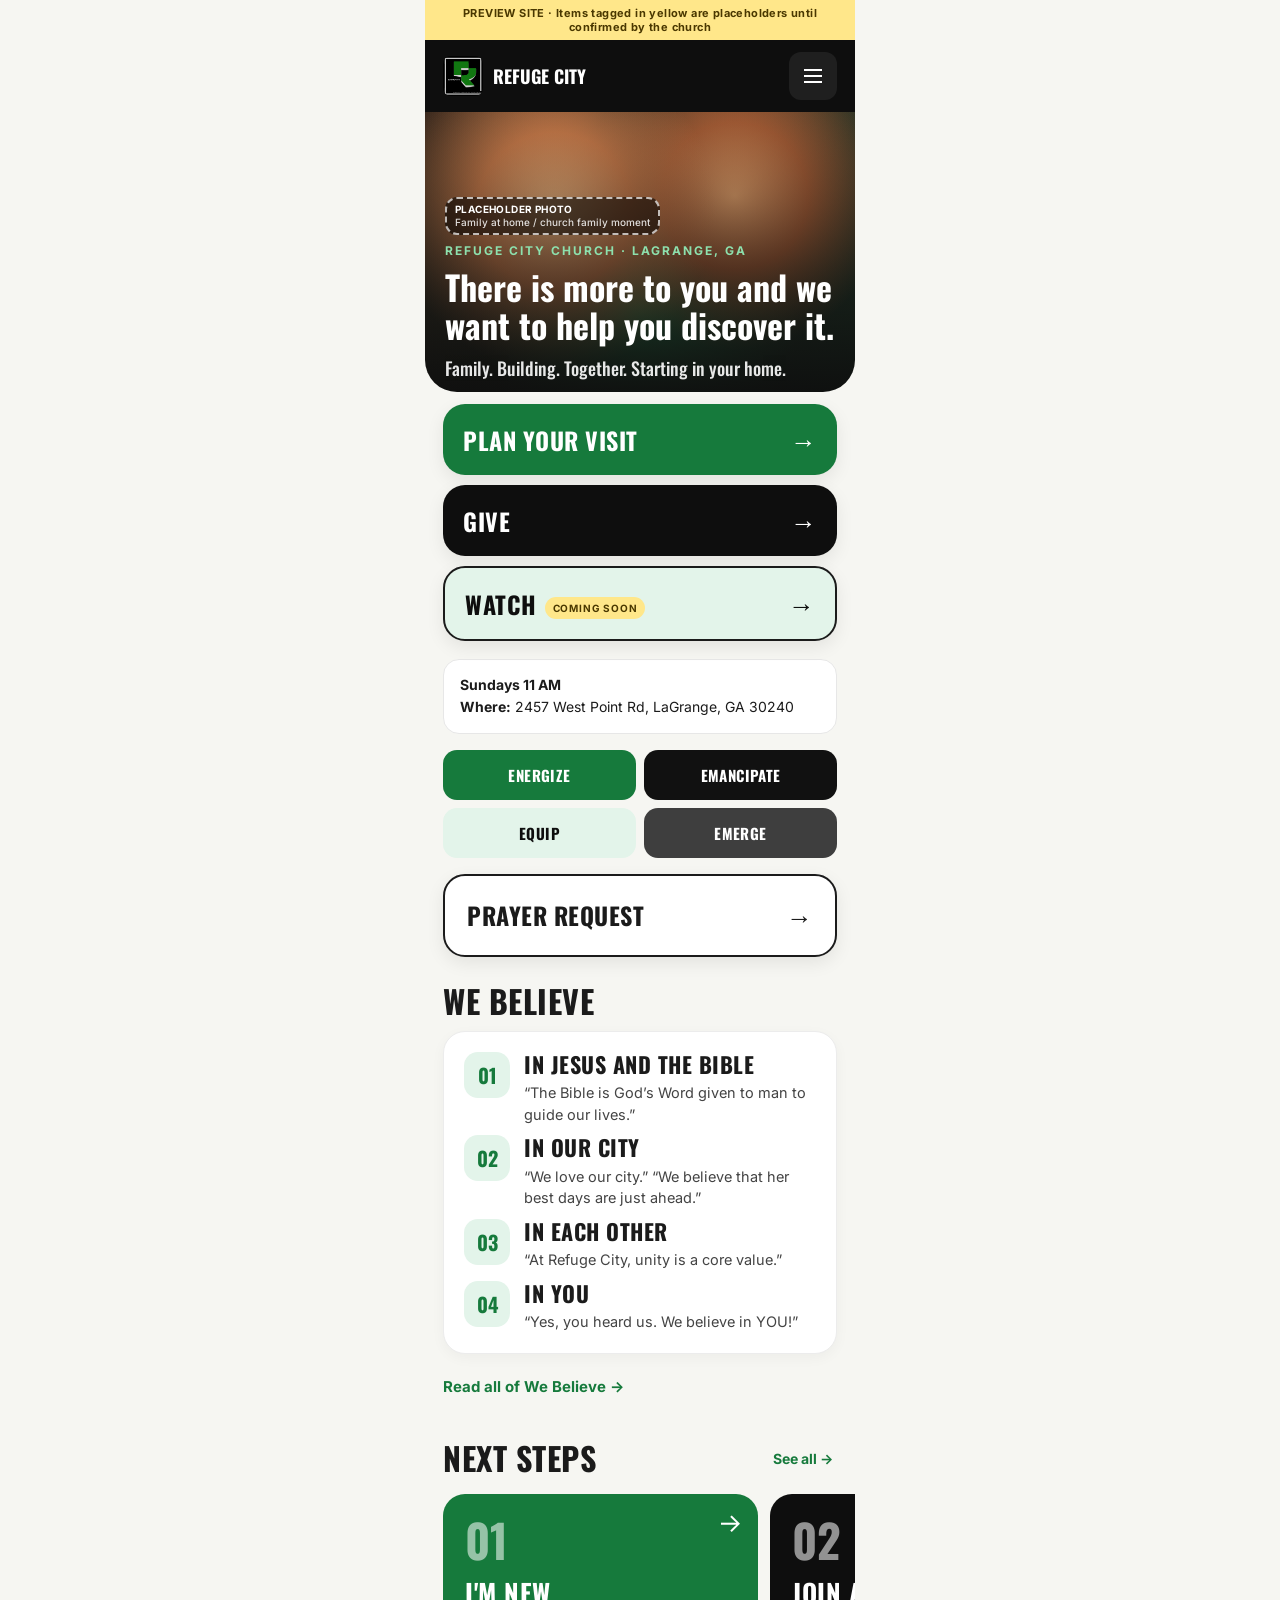
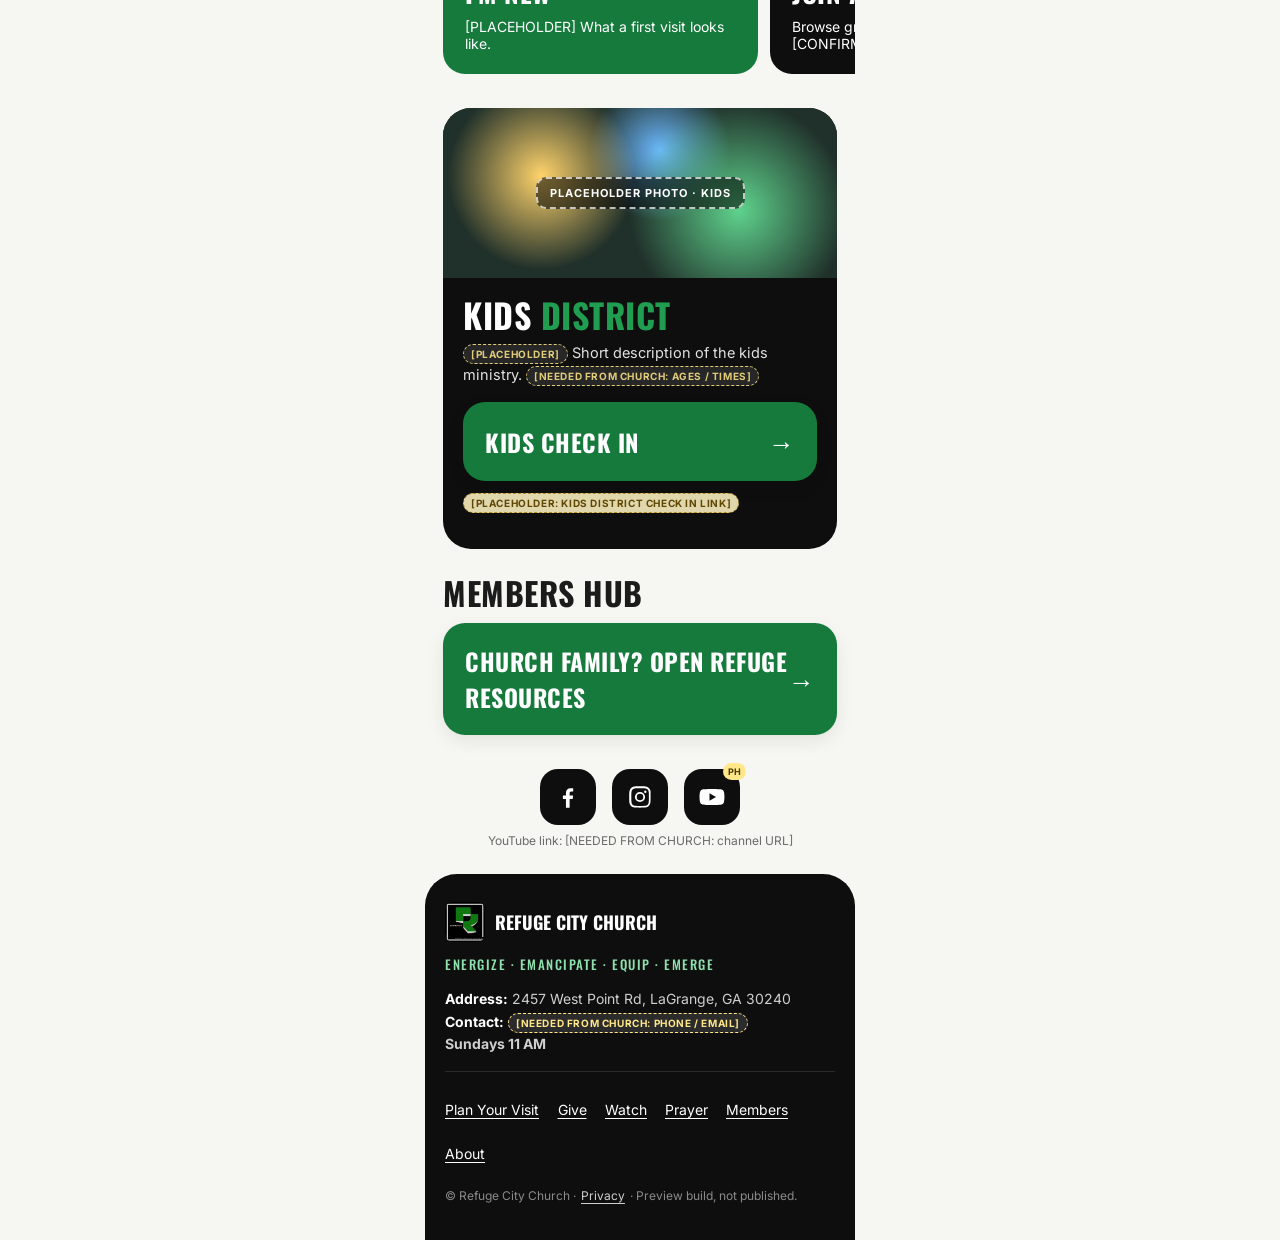
<file: index.html>
<!DOCTYPE html>
<html lang="en"><head><meta charset="utf-8"><meta name="viewport" content="width=device-width,initial-scale=1">
<title>Home | Refuge City Church</title>
<meta name="description" content="Refuge City Church in LaGrange, GA. Preview site.">
<meta name="robots" content="noindex, nofollow">
<link rel="icon" href="./assets/img/logo.png">
<link rel="preconnect" href="https://fonts.googleapis.com"><link href="https://fonts.googleapis.com/css2?family=Oswald:wght@500;700&family=Inter:wght@400;500;700&display=swap" rel="stylesheet">
<link rel="stylesheet" href="./assets/css/site.css">
</head><body>
<a class="skip" href="#main">Skip to content</a>
<div class="banner">PREVIEW SITE · Items tagged in yellow are placeholders until confirmed by the church</div>
<header>
  <a class="brand" href="./" aria-label="Refuge City Church, home"><img src="./assets/img/logo.png" alt="">Refuge City</a>
  <details class="nav"><summary class="menu" aria-label="Menu" aria-expanded="false" aria-controls="site-menu"><span></span></summary><button type="button" class="nav-backdrop" tabindex="-1" aria-hidden="true"></button><nav class="panel" id="site-menu"><a href="./" aria-current="page">Home</a><a href="./visit/">Plan Your Visit</a><a href="./give/">Give</a><a href="./watch/">Watch</a><a href="./prayer/">Prayer</a><a href="./next-steps/">Next Steps</a><a href="./members/">Members Hub</a><a href="./about/">About</a></nav></details>
</header>
<main id="main">
<div class="hero">
  <div class="ph-label">PLACEHOLDER PHOTO<small>Family at home / church family moment</small></div>
  <div class="eyebrow">Refuge City Church · LaGrange, GA</div>
  <h1 class="phrase">There is more to you and we want to help you discover it.</h1>
  <p class="family">Family. Building. Together. Starting in your home.</p>
</div>
<div class="ctas">
  <a class="btn primary" href="./visit/">Plan Your Visit <span class="ar">→</span></a>
  <a class="btn dark" href="./give/">Give <span class="ar">→</span></a>
  <a class="btn light" href="./watch/"><span>Watch<span class="soon">COMING SOON</span></span> <span class="ar">→</span></a>
</div>
<div class="info"><b>Sundays 11 AM</b><br><b>Where:</b> 2457 West Point Rd, LaGrange, GA 30240<p class="review-note">confirm 2457 is also the physical meeting address</p></div>
<div class="words" aria-label="Energize, Emancipate, Equip, Emerge"><span>Energize</span><span>Emancipate</span><span>Equip</span><span>Emerge</span></div>
<section class="tight"><a class="btn light" href="./prayer/">Prayer request <span class="ar">→</span></a></section>
<section>
  <div class="sec-h"><h2>We Believe</h2><span class="src review-note">From refugecity.cc</span></div>
  <div class="card values">
    <div class="val"><div class="ic">01</div><div><h3>In Jesus and the Bible</h3><p>“The Bible is God’s Word given to man to guide our lives.”</p></div></div>
    <div class="val"><div class="ic">02</div><div><h3>In our City</h3><p>“We love our city.” “We believe that her best days are just ahead.”</p></div></div>
    <div class="val"><div class="ic">03</div><div><h3>In Each Other</h3><p>“At Refuge City, unity is a core value.”</p></div></div>
    <div class="val"><div class="ic">04</div><div><h3>In You</h3><p>“Yes, you heard us. We believe in YOU!”</p></div></div>
  </div>
  <p class="note"><span class="review-note">Excerpts quoted from the church site. </span><a class="text-link" href="./about/" style="color:#167a3c;font-weight:700">Read all of We Believe&nbsp;→</a></p>
</section>
<section>
  <div class="sec-h"><h2>Next Steps</h2><a href="./next-steps/">See all →</a></div>
  <div class="steps">
    <a class="step" href="./visit/"><div class="n" aria-hidden="true">01</div><div><h3>I'm New</h3><p>[PLACEHOLDER] What a first visit looks like.</p></div><span class="ar" aria-hidden="true">→</span></a>
    <a class="step" href="https://refuge-city-church-507680.churchcenter.com/groups"><div class="n" aria-hidden="true">02</div><div><h3>Join a Group</h3><p>Browse groups on Church Center. [CONFIRM]</p></div><span class="ar" aria-hidden="true">→</span></a>
    <a class="step" href="./next-steps/"><div class="n" aria-hidden="true">03</div><div><h3>Serve</h3><p>[NEEDED FROM CHURCH: serve info]</p></div><span class="ar" aria-hidden="true">→</span></a>
  </div>
</section>
<section id="kids">
  <div class="kids">
    <div class="ph"><span>PLACEHOLDER PHOTO · KIDS</span></div>
    <div class="body">
      <h2>Kids <em>District</em></h2>
      <p><span class="tag dark">[PLACEHOLDER]</span> Short description of the kids ministry. <span class="tag dark">[NEEDED FROM CHURCH: ages / times]</span></p>
      <a class="btn primary" href="#">Kids check in <span class="ar">→</span></a>
      <p class="note"><span class="tag">[PLACEHOLDER: Kids District check in link]</span></p>
    </div>
  </div>
</section>
<section>
  <div class="sec-h"><h2>Members Hub</h2></div>
  <a class="btn primary" href="./resources/">Church family? Open Refuge Resources <span class="ar">→</span></a>
</section>
</main>
<div class="social">
  <a href="https://www.facebook.com/p/Refuge-City-Church-61572074312910/" aria-label="Facebook"><svg viewBox="0 0 24 24"><path d="M13.5 22v-8.2h2.8l.4-3.2h-3.2V8.5c0-.9.3-1.6 1.6-1.6h1.7V4.1c-.3 0-1.3-.1-2.5-.1-2.5 0-4.2 1.5-4.2 4.3v2.4H7.3v3.2h2.8V22h3.4z"/></svg></a>
  <a href="https://www.instagram.com/refugecity.cc/" aria-label="Instagram"><svg viewBox="0 0 24 24"><path d="M12 7.3A4.7 4.7 0 1 0 12 16.7 4.7 4.7 0 0 0 12 7.3zm0 7.7a3 3 0 1 1 0-6 3 3 0 0 1 0 6zm6-7.9a1.1 1.1 0 1 1-2.2 0 1.1 1.1 0 0 1 2.2 0zM21.9 8.1c-.1-1.6-.4-3-1.6-4.2S17.6 2.2 16 2.1c-1.6-.1-6.4-.1-8 0-1.6.1-3 .4-4.2 1.6S2.2 6.4 2.1 8c-.1 1.6-.1 6.4 0 8 .1 1.6.4 3 1.6 4.2s2.6 1.5 4.2 1.6c1.6.1 6.4.1 8 0 1.6-.1 3-.4 4.2-1.6s1.5-2.6 1.6-4.2c.1-1.6.1-6.4 0-7.9zM19.8 18a3.2 3.2 0 0 1-1.8 1.8c-1.3.5-4.3.4-5.9.4s-4.6.1-5.9-.4A3.2 3.2 0 0 1 4.4 18c-.5-1.3-.4-4.3-.4-5.9s-.1-4.6.4-5.9A3.2 3.2 0 0 1 6.2 4.4c1.3-.5 4.3-.4 5.9-.4s4.6-.1 5.9.4a3.2 3.2 0 0 1 1.8 1.8c.5 1.3.4 4.3.4 5.9s.1 4.6-.4 5.9z"/></svg></a>
  <a class="ph" href="#" aria-label="YouTube (placeholder)"><svg viewBox="0 0 24 24"><path d="M23 7.2a3 3 0 0 0-2.1-2.1C19 4.6 12 4.6 12 4.6s-7 0-8.9.5A3 3 0 0 0 1 7.2C.5 9.1.5 12 .5 12s0 2.9.5 4.8a3 3 0 0 0 2.1 2.1c1.9.5 8.9.5 8.9.5s7 0 8.9-.5a3 3 0 0 0 2.1-2.1c.5-1.9.5-4.8.5-4.8s0-2.9-.5-4.8zM9.7 15.5v-7l6 3.5-6 3.5z"/></svg></a>
</div>
<p class="soc-note">YouTube link: [NEEDED FROM CHURCH: channel URL]</p>
<footer>
  <div class="brand"><img src="./assets/img/logo.png" alt="">Refuge City Church</div>
  <div class="tagline">Energize · Emancipate · Equip · Emerge</div>
  <div><b style="color:#fff">Address:</b> 2457 West Point Rd, LaGrange, GA 30240<p class="review-note">confirm 2457 is also the physical meeting address</p></div>
  <div><b style="color:#fff">Contact:</b> <span class="tag dark">[NEEDED FROM CHURCH: phone / email]</span></div>
  <div><b>Sundays 11 AM</b></div>
  <hr>
  <div class="foot-links"><a href="./visit/">Plan Your Visit</a><a href="./give/">Give</a><a href="./watch/">Watch</a><a href="./prayer/">Prayer</a><a href="./members/">Members</a><a href="./about/">About</a></div>
  <div class="fine" style="margin-top:10px">© Refuge City Church · <a class="text-link" href="./privacy/" style="color:#cfcfcf;text-decoration:underline">Privacy</a> · Preview build, not published.</div>
</footer>
<script>
(function(){
  var nav = document.querySelector('details.nav');
  if (!nav) return;
  var btn = nav.querySelector('summary.menu');
  var panel = nav.querySelector('.panel');
  function el(t){ return t && t.nodeType === 1 ? t : (t && t.parentElement); }
  function sync(focusEl){
    btn.setAttribute('aria-expanded', nav.open ? 'true' : 'false');
    if (focusEl) focusEl.focus();
  }
  nav.addEventListener('toggle', function(){
    if (nav.open) sync(panel.querySelector('a'));
    else sync();
  });
  document.addEventListener('keydown', function(e){
    if ((e.key === 'Escape' || e.key === 'Esc') && nav.open){
      nav.open = false;
      sync(btn);
    }
  });
  document.addEventListener('click', function(e){
    if (!nav.open) return;
    var t = el(e.target);
    if (!t) return;
    if (t.closest('.panel a')){ nav.open = false; sync(); return; }
    if (t.closest('.nav-backdrop') || !nav.contains(t)){ nav.open = false; sync(btn); }
  });
})();
</script>
</body></html>
</file>
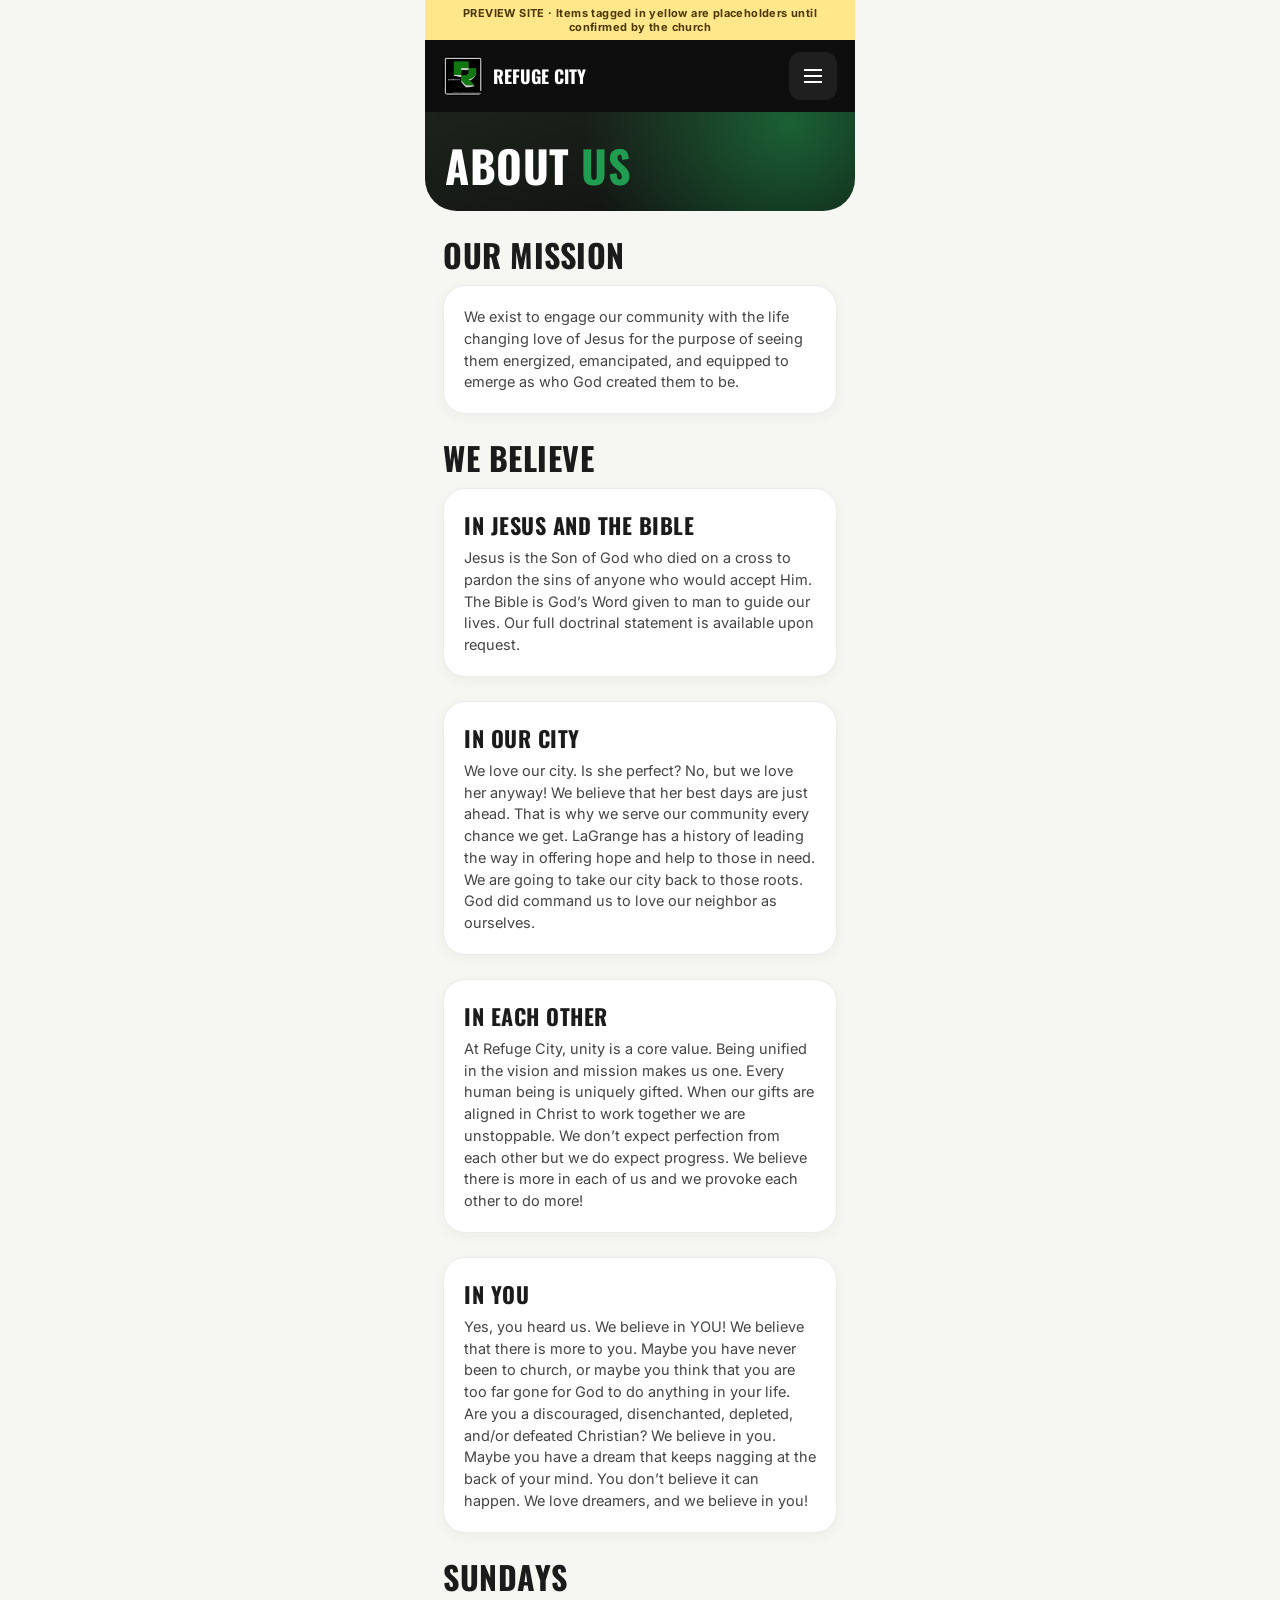
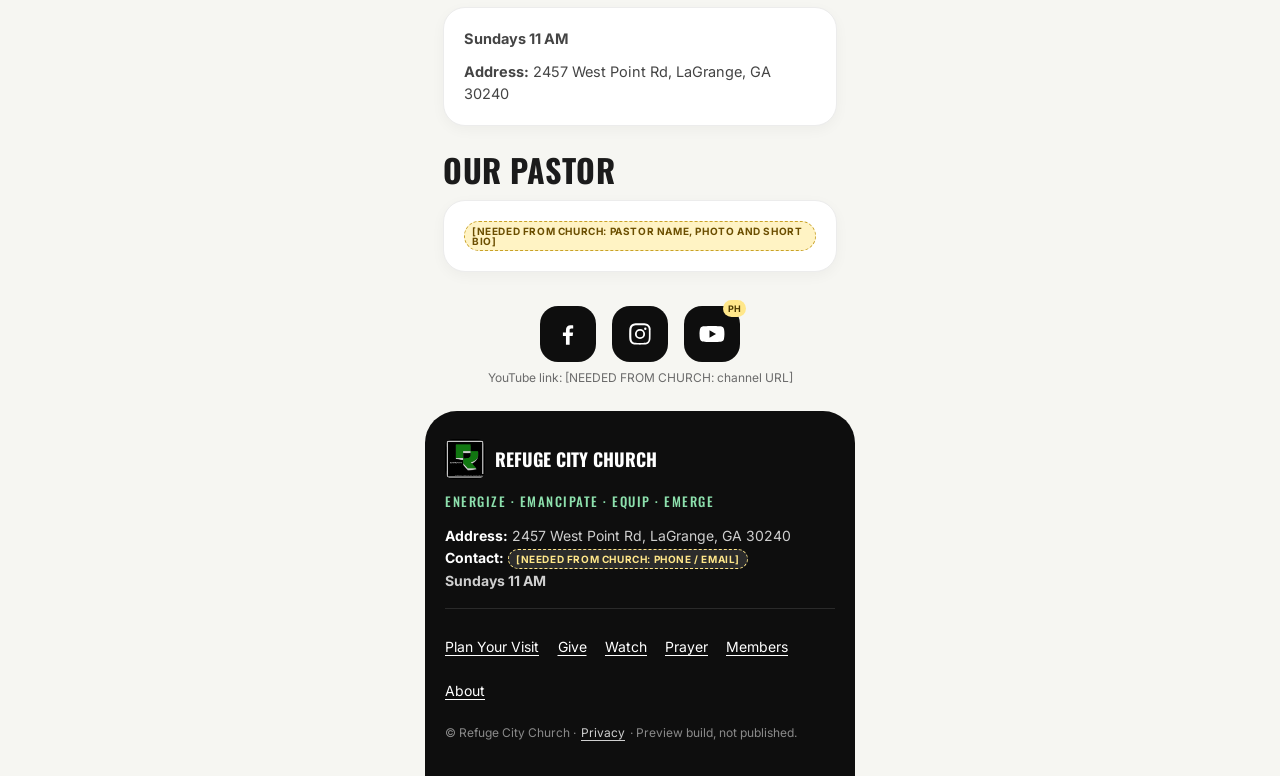
<file: about/index.html>
<!DOCTYPE html>
<html lang="en"><head><meta charset="utf-8"><meta name="viewport" content="width=device-width,initial-scale=1">
<title>About | Refuge City Church</title>
<meta name="description" content="Refuge City Church in LaGrange, GA. Preview site.">
<meta name="robots" content="noindex, nofollow">
<link rel="icon" href="../assets/img/logo.png">
<link rel="preconnect" href="https://fonts.googleapis.com"><link href="https://fonts.googleapis.com/css2?family=Oswald:wght@500;700&family=Inter:wght@400;500;700&display=swap" rel="stylesheet">
<link rel="stylesheet" href="../assets/css/site.css">
</head><body>
<a class="skip" href="#main">Skip to content</a>
<div class="banner">PREVIEW SITE · Items tagged in yellow are placeholders until confirmed by the church</div>
<header>
  <a class="brand" href="../" aria-label="Refuge City Church, home"><img src="../assets/img/logo.png" alt="">Refuge City</a>
  <details class="nav"><summary class="menu" aria-label="Menu" aria-expanded="false" aria-controls="site-menu"><span></span></summary><button type="button" class="nav-backdrop" tabindex="-1" aria-hidden="true"></button><nav class="panel" id="site-menu"><a href="../">Home</a><a href="../visit/">Plan Your Visit</a><a href="../give/">Give</a><a href="../watch/">Watch</a><a href="../prayer/">Prayer</a><a href="../next-steps/">Next Steps</a><a href="../members/">Members Hub</a><a href="../about/" aria-current="page">About</a></nav></details>
</header>
<main id="main">
<div class="hero short"><h1>About <em>Us</em></h1></div>
<section>
  <div class="sec-h"><h2>Our Mission</h2><span class="src review-note">From refugecity.cc</span></div>
  <div class="card prose"><p>We exist to engage our community with the life changing love of Jesus for the purpose of seeing them energized, emancipated, and equipped to emerge as who God created them to be.</p></div>
</section>
<section>
  <div class="sec-h"><h2>We Believe</h2><span class="src review-note">From refugecity.cc</span></div>
  <div class="list"><div class="card"><h3>In Jesus and the Bible</h3><p>Jesus is the Son of God who died on a cross to pardon the sins of anyone who would accept Him. The Bible is God’s Word given to man to guide our lives. Our full doctrinal statement is available upon request.</p></div><div class="card"><h3>In our City</h3><p>We love our city. Is she perfect? No, but we love her anyway! We believe that her best days are just ahead. That is why we serve our community every chance we get. LaGrange has a history of leading the way in offering hope and help to those in need. We are going to take our city back to those roots. God did command us to love our neighbor as ourselves.</p></div><div class="card"><h3>In Each Other</h3><p>At Refuge City, unity is a core value. Being unified in the vision and mission makes us one. Every human being is uniquely gifted. When our gifts are aligned in Christ to work together we are unstoppable. We don’t expect perfection from each other but we do expect progress. We believe there is more in each of us and we provoke each other to do more!</p></div><div class="card"><h3>In You</h3><p>Yes, you heard us. We believe in YOU! We believe that there is more to you. Maybe you have never been to church, or maybe you think that you are too far gone for God to do anything in your life. Are you a discouraged, disenchanted, depleted, and/or defeated Christian? We believe in you. Maybe you have a dream that keeps nagging at the back of your mind. You don’t believe it can happen. We love dreamers, and we believe in you!</p></div></div>
  <p class="note review-note">Text copied from the church’s current site.</p>
</section>
<section>
  <div class="sec-h"><h2>Sundays</h2></div>
  <div class="card prose"><p><b>Sundays 11 AM</b></p><p><b>Address:</b> 2457 West Point Rd, LaGrange, GA 30240</p><p class="review-note">confirm 2457 is also the physical meeting address</p></div>
</section>
<section>
  <div class="sec-h"><h2>Our Pastor</h2></div>
  <div class="card prose"><p><span class="tag">[NEEDED FROM CHURCH: pastor name, photo and short bio]</span></p></div>
</section>
</main>
<div class="social">
  <a href="https://www.facebook.com/p/Refuge-City-Church-61572074312910/" aria-label="Facebook"><svg viewBox="0 0 24 24"><path d="M13.5 22v-8.2h2.8l.4-3.2h-3.2V8.5c0-.9.3-1.6 1.6-1.6h1.7V4.1c-.3 0-1.3-.1-2.5-.1-2.5 0-4.2 1.5-4.2 4.3v2.4H7.3v3.2h2.8V22h3.4z"/></svg></a>
  <a href="https://www.instagram.com/refugecity.cc/" aria-label="Instagram"><svg viewBox="0 0 24 24"><path d="M12 7.3A4.7 4.7 0 1 0 12 16.7 4.7 4.7 0 0 0 12 7.3zm0 7.7a3 3 0 1 1 0-6 3 3 0 0 1 0 6zm6-7.9a1.1 1.1 0 1 1-2.2 0 1.1 1.1 0 0 1 2.2 0zM21.9 8.1c-.1-1.6-.4-3-1.6-4.2S17.6 2.2 16 2.1c-1.6-.1-6.4-.1-8 0-1.6.1-3 .4-4.2 1.6S2.2 6.4 2.1 8c-.1 1.6-.1 6.4 0 8 .1 1.6.4 3 1.6 4.2s2.6 1.5 4.2 1.6c1.6.1 6.4.1 8 0 1.6-.1 3-.4 4.2-1.6s1.5-2.6 1.6-4.2c.1-1.6.1-6.4 0-7.9zM19.8 18a3.2 3.2 0 0 1-1.8 1.8c-1.3.5-4.3.4-5.9.4s-4.6.1-5.9-.4A3.2 3.2 0 0 1 4.4 18c-.5-1.3-.4-4.3-.4-5.9s-.1-4.6.4-5.9A3.2 3.2 0 0 1 6.2 4.4c1.3-.5 4.3-.4 5.9-.4s4.6-.1 5.9.4a3.2 3.2 0 0 1 1.8 1.8c.5 1.3.4 4.3.4 5.9s.1 4.6-.4 5.9z"/></svg></a>
  <a class="ph" href="#" aria-label="YouTube (placeholder)"><svg viewBox="0 0 24 24"><path d="M23 7.2a3 3 0 0 0-2.1-2.1C19 4.6 12 4.6 12 4.6s-7 0-8.9.5A3 3 0 0 0 1 7.2C.5 9.1.5 12 .5 12s0 2.9.5 4.8a3 3 0 0 0 2.1 2.1c1.9.5 8.9.5 8.9.5s7 0 8.9-.5a3 3 0 0 0 2.1-2.1c.5-1.9.5-4.8.5-4.8s0-2.9-.5-4.8zM9.7 15.5v-7l6 3.5-6 3.5z"/></svg></a>
</div>
<p class="soc-note">YouTube link: [NEEDED FROM CHURCH: channel URL]</p>
<footer>
  <div class="brand"><img src="../assets/img/logo.png" alt="">Refuge City Church</div>
  <div class="tagline">Energize · Emancipate · Equip · Emerge</div>
  <div><b style="color:#fff">Address:</b> 2457 West Point Rd, LaGrange, GA 30240<p class="review-note">confirm 2457 is also the physical meeting address</p></div>
  <div><b style="color:#fff">Contact:</b> <span class="tag dark">[NEEDED FROM CHURCH: phone / email]</span></div>
  <div><b>Sundays 11 AM</b></div>
  <hr>
  <div class="foot-links"><a href="../visit/">Plan Your Visit</a><a href="../give/">Give</a><a href="../watch/">Watch</a><a href="../prayer/">Prayer</a><a href="../members/">Members</a><a href="../about/">About</a></div>
  <div class="fine" style="margin-top:10px">© Refuge City Church · <a class="text-link" href="../privacy/" style="color:#cfcfcf;text-decoration:underline">Privacy</a> · Preview build, not published.</div>
</footer>
<script>
(function(){
  var nav = document.querySelector('details.nav');
  if (!nav) return;
  var btn = nav.querySelector('summary.menu');
  var panel = nav.querySelector('.panel');
  function el(t){ return t && t.nodeType === 1 ? t : (t && t.parentElement); }
  function sync(focusEl){
    btn.setAttribute('aria-expanded', nav.open ? 'true' : 'false');
    if (focusEl) focusEl.focus();
  }
  nav.addEventListener('toggle', function(){
    if (nav.open) sync(panel.querySelector('a'));
    else sync();
  });
  document.addEventListener('keydown', function(e){
    if ((e.key === 'Escape' || e.key === 'Esc') && nav.open){
      nav.open = false;
      sync(btn);
    }
  });
  document.addEventListener('click', function(e){
    if (!nav.open) return;
    var t = el(e.target);
    if (!t) return;
    if (t.closest('.panel a')){ nav.open = false; sync(); return; }
    if (t.closest('.nav-backdrop') || !nav.contains(t)){ nav.open = false; sync(btn); }
  });
})();
</script>
</body></html>
</file>
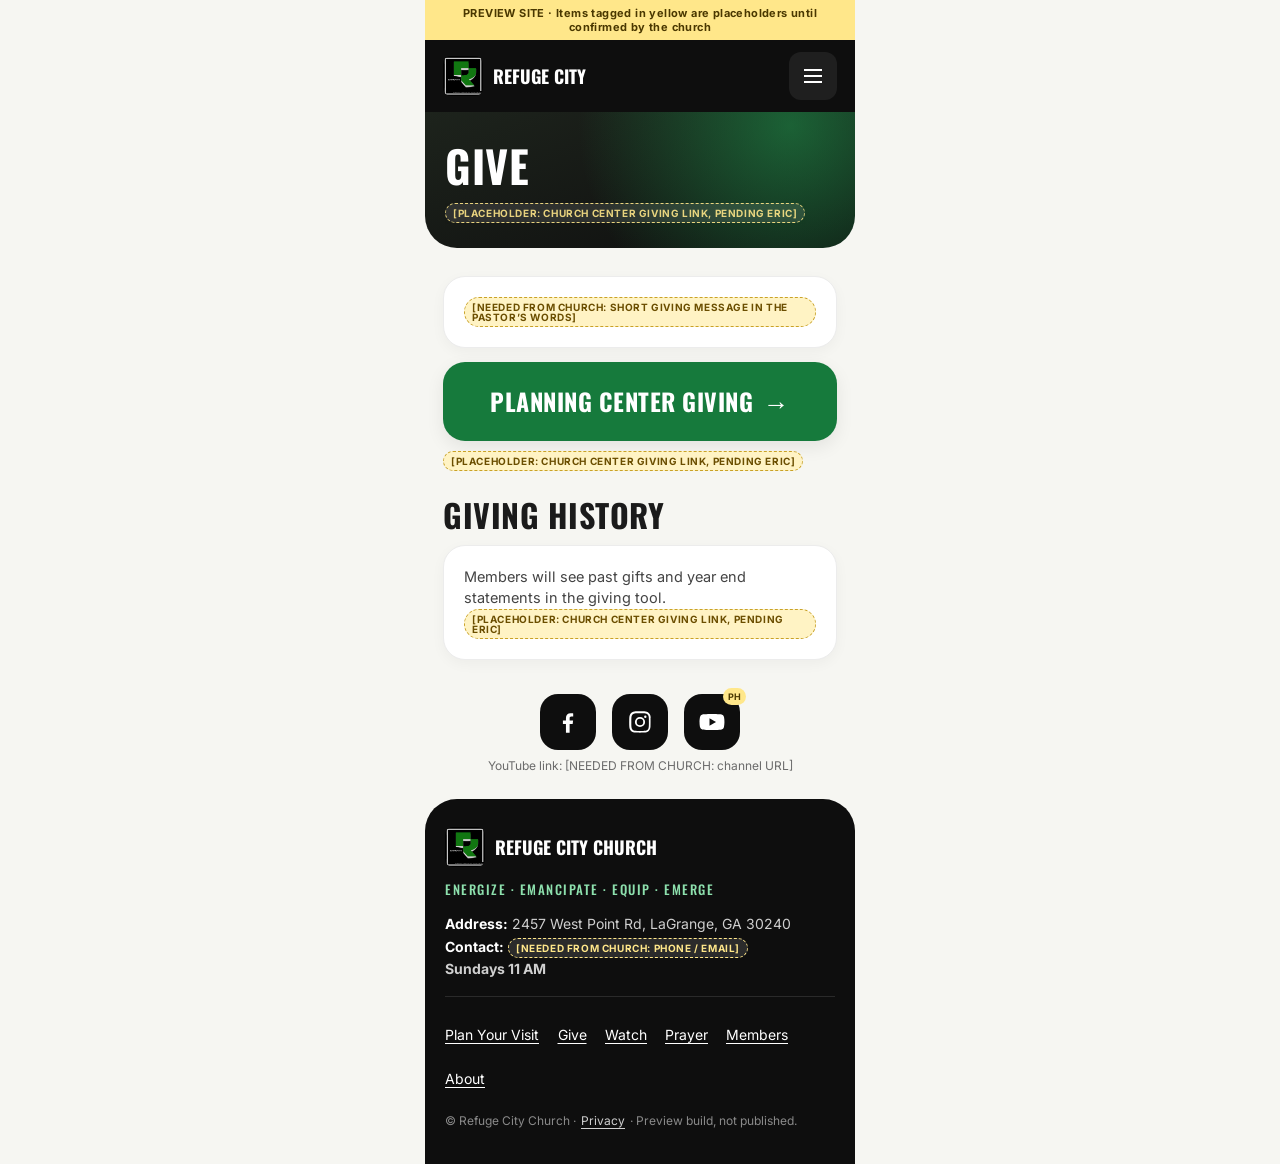
<file: give/index.html>
<!DOCTYPE html>
<html lang="en"><head><meta charset="utf-8"><meta name="viewport" content="width=device-width,initial-scale=1">
<title>Give | Refuge City Church</title>
<meta name="description" content="Refuge City Church in LaGrange, GA. Preview site.">
<meta name="robots" content="noindex, nofollow">
<link rel="icon" href="../assets/img/logo.png">
<link rel="preconnect" href="https://fonts.googleapis.com"><link href="https://fonts.googleapis.com/css2?family=Oswald:wght@500;700&family=Inter:wght@400;500;700&display=swap" rel="stylesheet">
<link rel="stylesheet" href="../assets/css/site.css">
</head><body>
<a class="skip" href="#main">Skip to content</a>
<div class="banner">PREVIEW SITE · Items tagged in yellow are placeholders until confirmed by the church</div>
<header>
  <a class="brand" href="../" aria-label="Refuge City Church, home"><img src="../assets/img/logo.png" alt="">Refuge City</a>
  <details class="nav"><summary class="menu" aria-label="Menu" aria-expanded="false" aria-controls="site-menu"><span></span></summary><button type="button" class="nav-backdrop" tabindex="-1" aria-hidden="true"></button><nav class="panel" id="site-menu"><a href="../">Home</a><a href="../visit/">Plan Your Visit</a><a href="../give/" aria-current="page">Give</a><a href="../watch/">Watch</a><a href="../prayer/">Prayer</a><a href="../next-steps/">Next Steps</a><a href="../members/">Members Hub</a><a href="../about/">About</a></nav></details>
</header>
<main id="main">
<div class="hero short"><h1>Give</h1><p><span class="tag dark">[PLACEHOLDER: Church Center giving link, pending Eric]</span></p></div>
<section>
  <div class="card prose"><p><span class="tag">[NEEDED FROM CHURCH: short giving message in the pastor’s words]</span></p></div>
  <div style="margin-top:14px"><a class="btn primary wide" href="#">Planning Center Giving <span class="ar">→</span></a></div>
  <p class="note"><span class="tag">[PLACEHOLDER: Church Center giving link, pending Eric]</span> <span class="review-note">This site never handles payments.</span></p>
</section>
<section>
  <div class="sec-h"><h2>Giving History</h2></div>
  <div class="card prose"><p>Members will see past gifts and year end statements in the giving tool. <span class="tag">[PLACEHOLDER: Church Center giving link, pending Eric]</span></p></div>
</section>
</main>
<div class="social">
  <a href="https://www.facebook.com/p/Refuge-City-Church-61572074312910/" aria-label="Facebook"><svg viewBox="0 0 24 24"><path d="M13.5 22v-8.2h2.8l.4-3.2h-3.2V8.5c0-.9.3-1.6 1.6-1.6h1.7V4.1c-.3 0-1.3-.1-2.5-.1-2.5 0-4.2 1.5-4.2 4.3v2.4H7.3v3.2h2.8V22h3.4z"/></svg></a>
  <a href="https://www.instagram.com/refugecity.cc/" aria-label="Instagram"><svg viewBox="0 0 24 24"><path d="M12 7.3A4.7 4.7 0 1 0 12 16.7 4.7 4.7 0 0 0 12 7.3zm0 7.7a3 3 0 1 1 0-6 3 3 0 0 1 0 6zm6-7.9a1.1 1.1 0 1 1-2.2 0 1.1 1.1 0 0 1 2.2 0zM21.9 8.1c-.1-1.6-.4-3-1.6-4.2S17.6 2.2 16 2.1c-1.6-.1-6.4-.1-8 0-1.6.1-3 .4-4.2 1.6S2.2 6.4 2.1 8c-.1 1.6-.1 6.4 0 8 .1 1.6.4 3 1.6 4.2s2.6 1.5 4.2 1.6c1.6.1 6.4.1 8 0 1.6-.1 3-.4 4.2-1.6s1.5-2.6 1.6-4.2c.1-1.6.1-6.4 0-7.9zM19.8 18a3.2 3.2 0 0 1-1.8 1.8c-1.3.5-4.3.4-5.9.4s-4.6.1-5.9-.4A3.2 3.2 0 0 1 4.4 18c-.5-1.3-.4-4.3-.4-5.9s-.1-4.6.4-5.9A3.2 3.2 0 0 1 6.2 4.4c1.3-.5 4.3-.4 5.9-.4s4.6-.1 5.9.4a3.2 3.2 0 0 1 1.8 1.8c.5 1.3.4 4.3.4 5.9s.1 4.6-.4 5.9z"/></svg></a>
  <a class="ph" href="#" aria-label="YouTube (placeholder)"><svg viewBox="0 0 24 24"><path d="M23 7.2a3 3 0 0 0-2.1-2.1C19 4.6 12 4.6 12 4.6s-7 0-8.9.5A3 3 0 0 0 1 7.2C.5 9.1.5 12 .5 12s0 2.9.5 4.8a3 3 0 0 0 2.1 2.1c1.9.5 8.9.5 8.9.5s7 0 8.9-.5a3 3 0 0 0 2.1-2.1c.5-1.9.5-4.8.5-4.8s0-2.9-.5-4.8zM9.7 15.5v-7l6 3.5-6 3.5z"/></svg></a>
</div>
<p class="soc-note">YouTube link: [NEEDED FROM CHURCH: channel URL]</p>
<footer>
  <div class="brand"><img src="../assets/img/logo.png" alt="">Refuge City Church</div>
  <div class="tagline">Energize · Emancipate · Equip · Emerge</div>
  <div><b style="color:#fff">Address:</b> 2457 West Point Rd, LaGrange, GA 30240<p class="review-note">confirm 2457 is also the physical meeting address</p></div>
  <div><b style="color:#fff">Contact:</b> <span class="tag dark">[NEEDED FROM CHURCH: phone / email]</span></div>
  <div><b>Sundays 11 AM</b></div>
  <hr>
  <div class="foot-links"><a href="../visit/">Plan Your Visit</a><a href="../give/">Give</a><a href="../watch/">Watch</a><a href="../prayer/">Prayer</a><a href="../members/">Members</a><a href="../about/">About</a></div>
  <div class="fine" style="margin-top:10px">© Refuge City Church · <a class="text-link" href="../privacy/" style="color:#cfcfcf;text-decoration:underline">Privacy</a> · Preview build, not published.</div>
</footer>
<script>
(function(){
  var nav = document.querySelector('details.nav');
  if (!nav) return;
  var btn = nav.querySelector('summary.menu');
  var panel = nav.querySelector('.panel');
  function el(t){ return t && t.nodeType === 1 ? t : (t && t.parentElement); }
  function sync(focusEl){
    btn.setAttribute('aria-expanded', nav.open ? 'true' : 'false');
    if (focusEl) focusEl.focus();
  }
  nav.addEventListener('toggle', function(){
    if (nav.open) sync(panel.querySelector('a'));
    else sync();
  });
  document.addEventListener('keydown', function(e){
    if ((e.key === 'Escape' || e.key === 'Esc') && nav.open){
      nav.open = false;
      sync(btn);
    }
  });
  document.addEventListener('click', function(e){
    if (!nav.open) return;
    var t = el(e.target);
    if (!t) return;
    if (t.closest('.panel a')){ nav.open = false; sync(); return; }
    if (t.closest('.nav-backdrop') || !nav.contains(t)){ nav.open = false; sync(btn); }
  });
})();
</script>
</body></html>
</file>
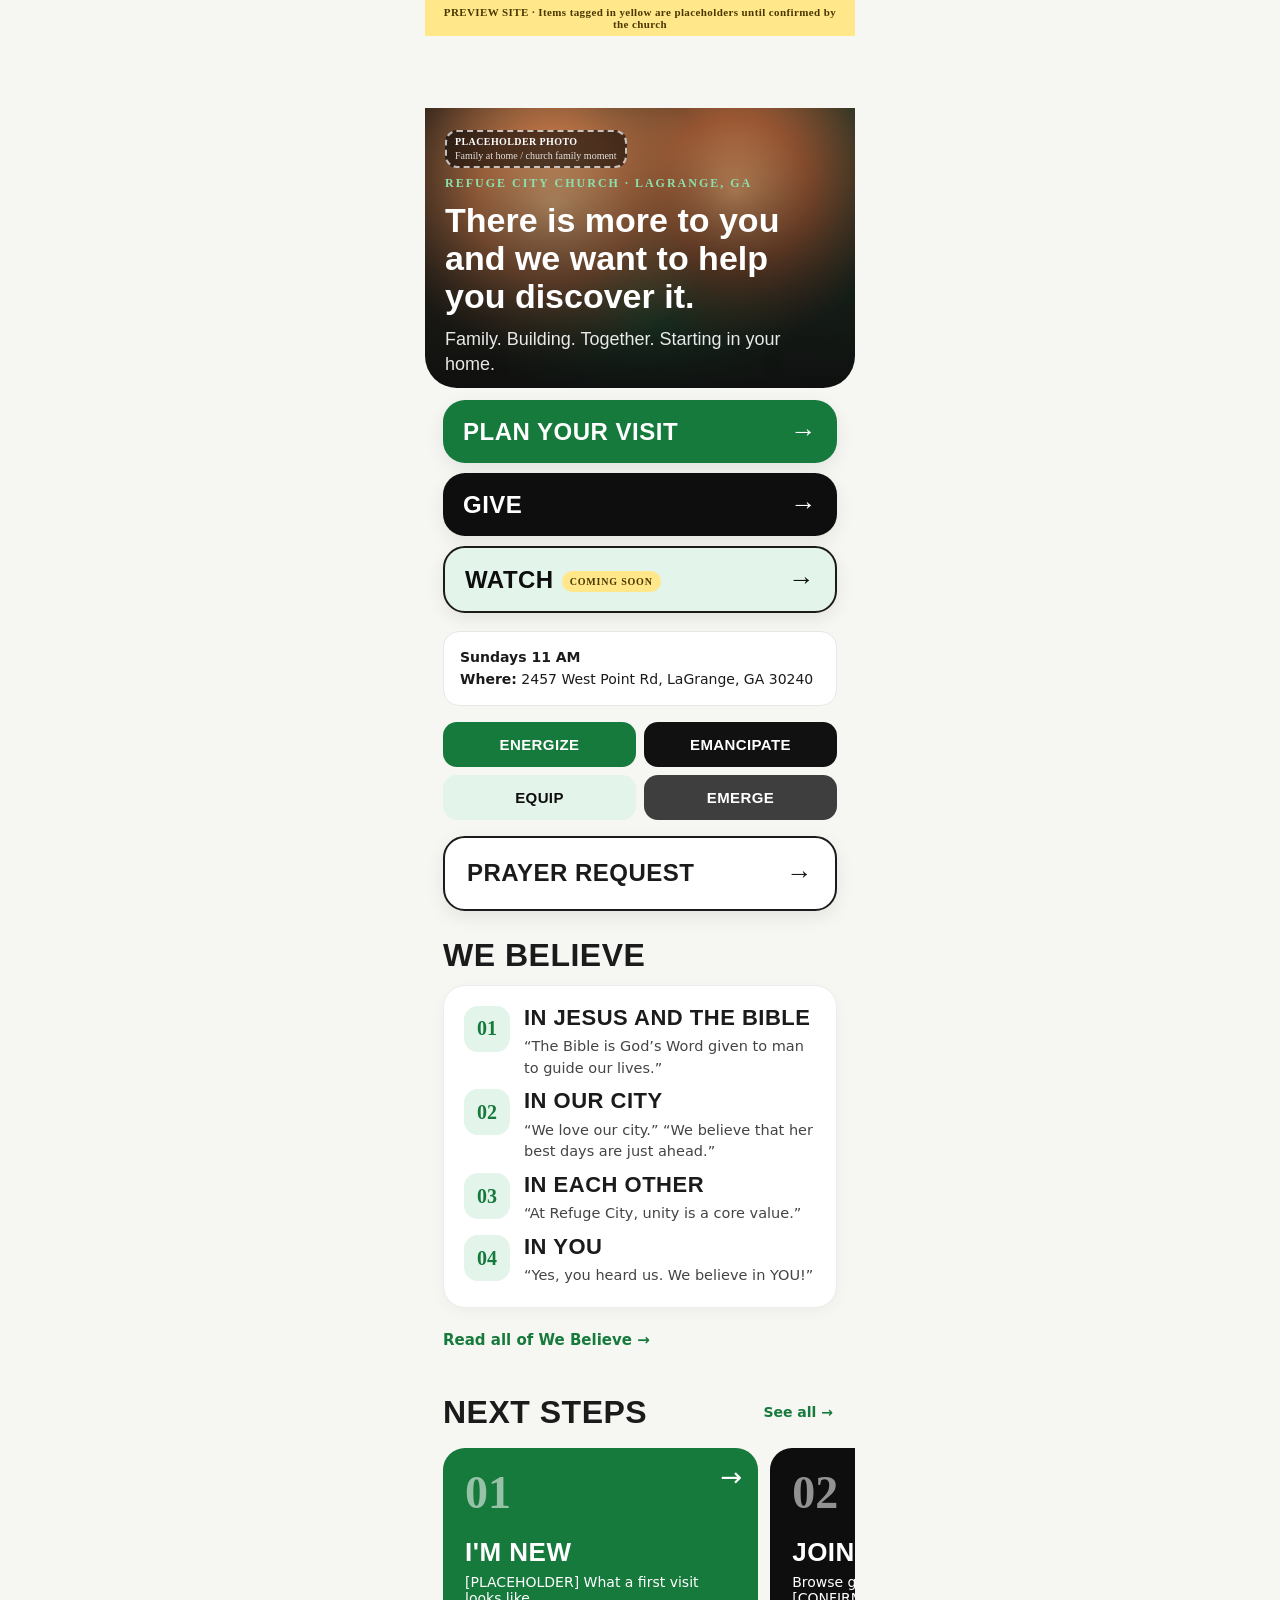
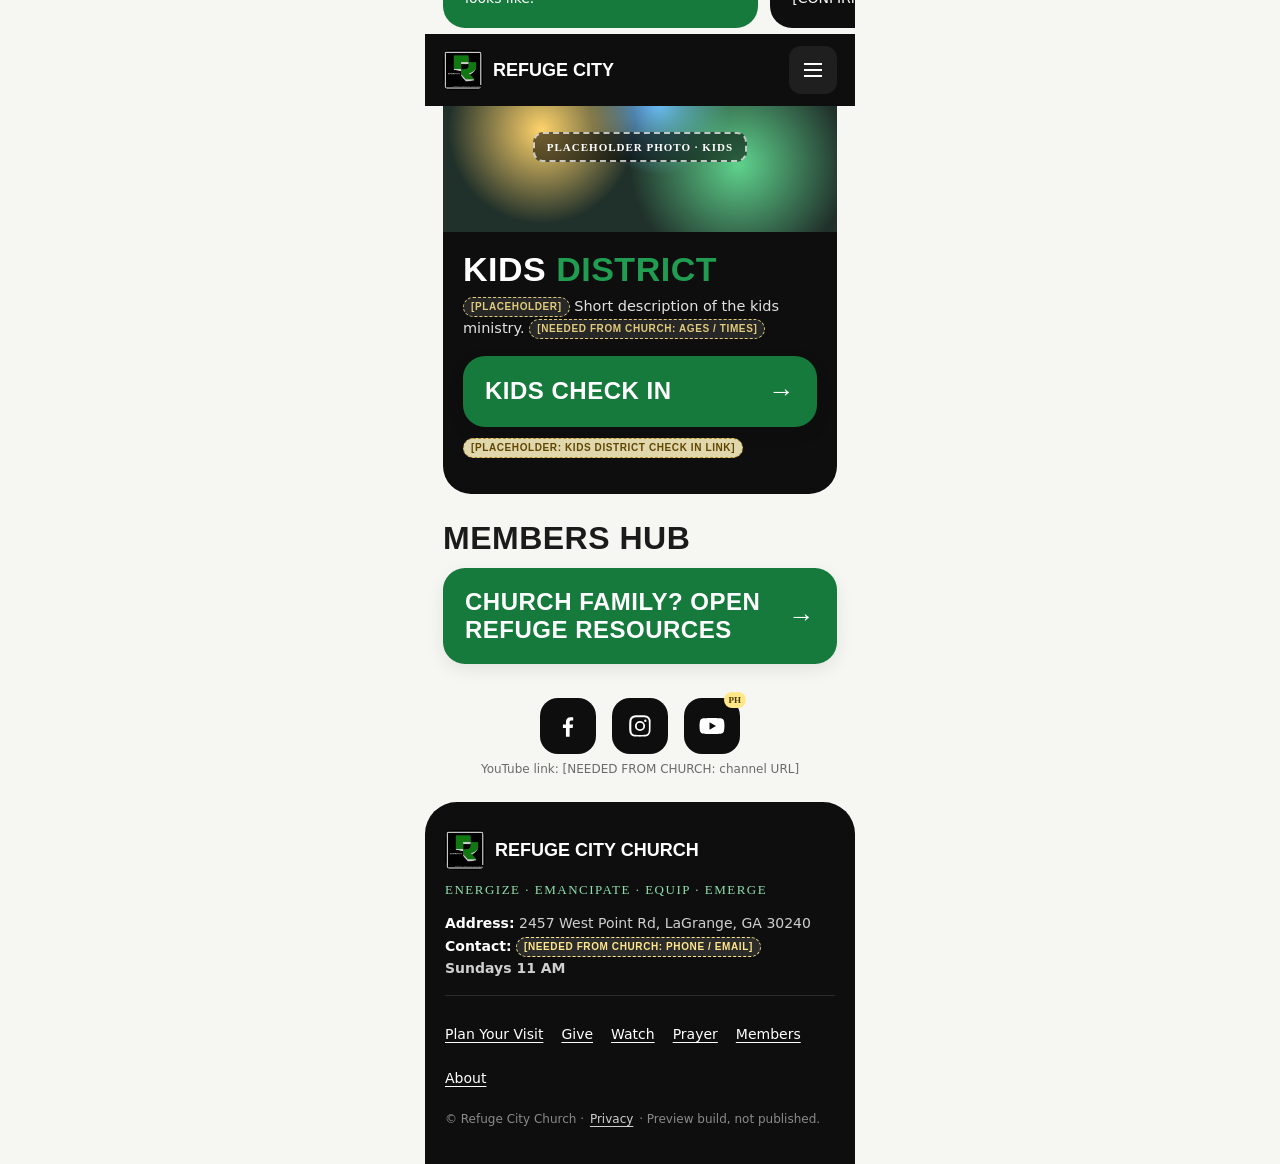
<file: kids/index.html>
<!DOCTYPE html>
<html lang="en"><head><meta charset="utf-8">
<meta name="viewport" content="width=device-width,initial-scale=1">
<meta name="robots" content="noindex, nofollow">
<meta http-equiv="refresh" content="0; url=../#kids">
<title>Kids District | Refuge City Church</title>
<link rel="icon" href="../assets/img/logo.png">
</head><body>
<p><a href="../#kids">Kids District is on the home page.</a></p>
</body></html>
</file>
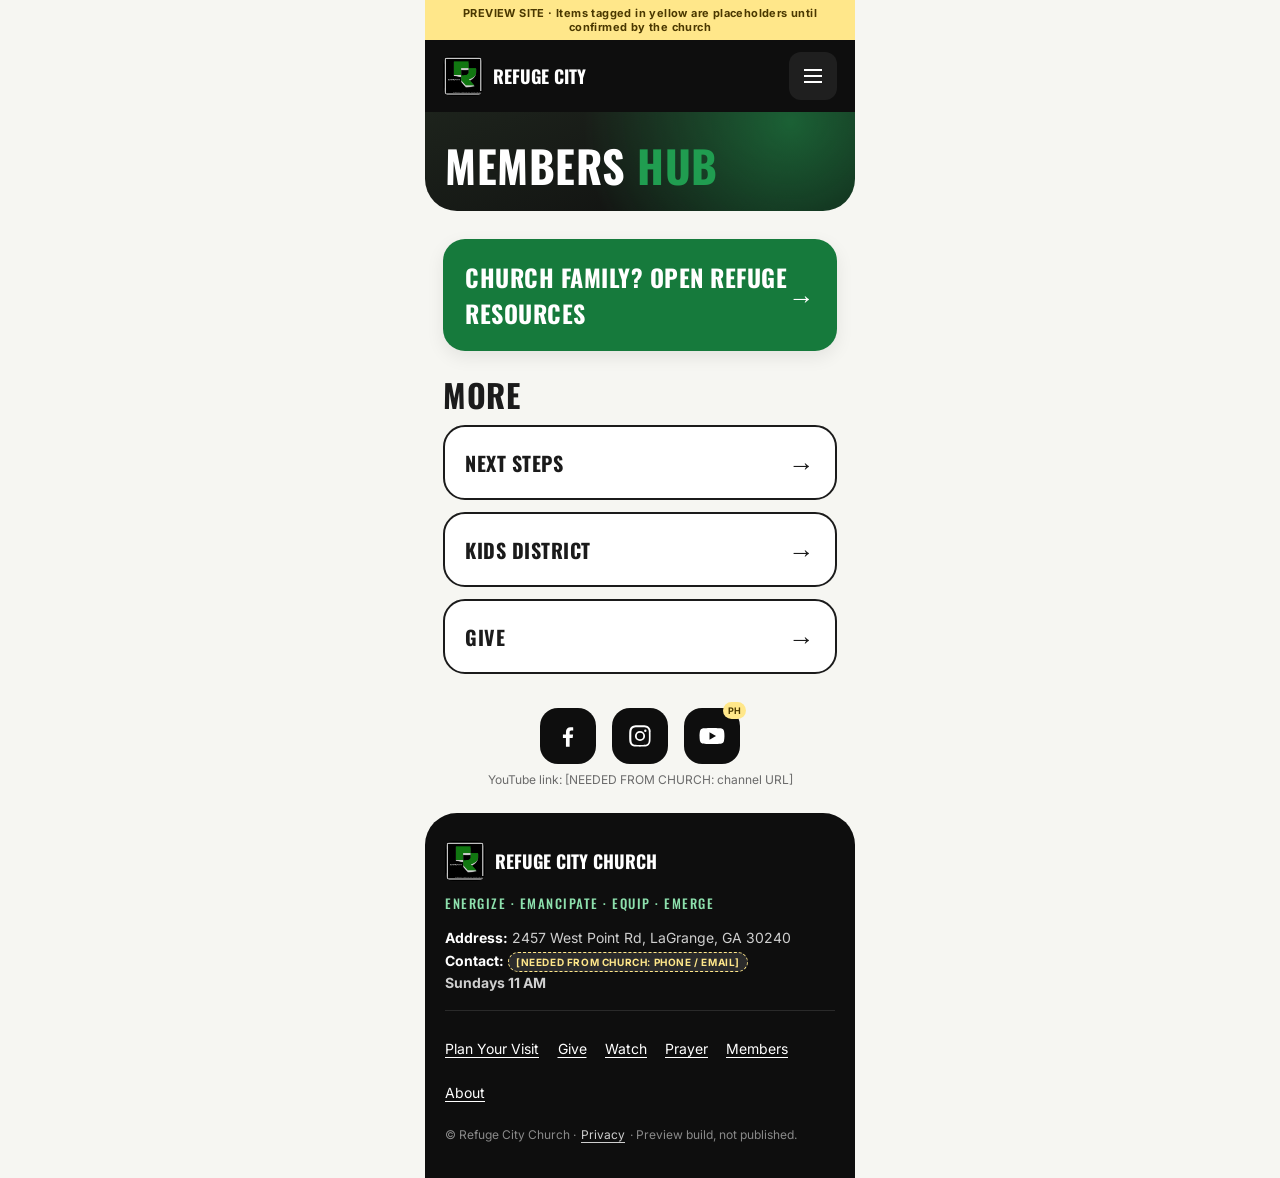
<file: members/index.html>
<!DOCTYPE html>
<html lang="en"><head><meta charset="utf-8"><meta name="viewport" content="width=device-width,initial-scale=1">
<title>Members Hub | Refuge City Church</title>
<meta name="description" content="Refuge City Church in LaGrange, GA. Preview site.">
<meta name="robots" content="noindex, nofollow">
<link rel="icon" href="../assets/img/logo.png">
<link rel="preconnect" href="https://fonts.googleapis.com"><link href="https://fonts.googleapis.com/css2?family=Oswald:wght@500;700&family=Inter:wght@400;500;700&display=swap" rel="stylesheet">
<link rel="stylesheet" href="../assets/css/site.css">
</head><body>
<a class="skip" href="#main">Skip to content</a>
<div class="banner">PREVIEW SITE · Items tagged in yellow are placeholders until confirmed by the church</div>
<header>
  <a class="brand" href="../" aria-label="Refuge City Church, home"><img src="../assets/img/logo.png" alt="">Refuge City</a>
  <details class="nav"><summary class="menu" aria-label="Menu" aria-expanded="false" aria-controls="site-menu"><span></span></summary><button type="button" class="nav-backdrop" tabindex="-1" aria-hidden="true"></button><nav class="panel" id="site-menu"><a href="../">Home</a><a href="../visit/">Plan Your Visit</a><a href="../give/">Give</a><a href="../watch/">Watch</a><a href="../prayer/">Prayer</a><a href="../next-steps/">Next Steps</a><a href="../members/" aria-current="page">Members Hub</a><a href="../about/">About</a></nav></details>
</header>
<main id="main">
<div class="hero short"><h1>Members <em>Hub</em></h1></div>
<section>
  <a class="btn primary" href="../resources/">Church family? Open Refuge Resources <span class="ar">→</span></a>
</section>
<section>
  <div class="sec-h"><h2>More</h2></div>
  <div class="list">
    <a class="btn light" href="../next-steps/">Next Steps <span class="ar">→</span></a>
    <a class="btn light" href="../#kids">Kids District <span class="ar">→</span></a>
    <a class="btn light" href="../give/">Give <span class="ar">→</span></a>
  </div>
</section>
</main>
<div class="social">
  <a href="https://www.facebook.com/p/Refuge-City-Church-61572074312910/" aria-label="Facebook"><svg viewBox="0 0 24 24"><path d="M13.5 22v-8.2h2.8l.4-3.2h-3.2V8.5c0-.9.3-1.6 1.6-1.6h1.7V4.1c-.3 0-1.3-.1-2.5-.1-2.5 0-4.2 1.5-4.2 4.3v2.4H7.3v3.2h2.8V22h3.4z"/></svg></a>
  <a href="https://www.instagram.com/refugecity.cc/" aria-label="Instagram"><svg viewBox="0 0 24 24"><path d="M12 7.3A4.7 4.7 0 1 0 12 16.7 4.7 4.7 0 0 0 12 7.3zm0 7.7a3 3 0 1 1 0-6 3 3 0 0 1 0 6zm6-7.9a1.1 1.1 0 1 1-2.2 0 1.1 1.1 0 0 1 2.2 0zM21.9 8.1c-.1-1.6-.4-3-1.6-4.2S17.6 2.2 16 2.1c-1.6-.1-6.4-.1-8 0-1.6.1-3 .4-4.2 1.6S2.2 6.4 2.1 8c-.1 1.6-.1 6.4 0 8 .1 1.6.4 3 1.6 4.2s2.6 1.5 4.2 1.6c1.6.1 6.4.1 8 0 1.6-.1 3-.4 4.2-1.6s1.5-2.6 1.6-4.2c.1-1.6.1-6.4 0-7.9zM19.8 18a3.2 3.2 0 0 1-1.8 1.8c-1.3.5-4.3.4-5.9.4s-4.6.1-5.9-.4A3.2 3.2 0 0 1 4.4 18c-.5-1.3-.4-4.3-.4-5.9s-.1-4.6.4-5.9A3.2 3.2 0 0 1 6.2 4.4c1.3-.5 4.3-.4 5.9-.4s4.6-.1 5.9.4a3.2 3.2 0 0 1 1.8 1.8c.5 1.3.4 4.3.4 5.9s.1 4.6-.4 5.9z"/></svg></a>
  <a class="ph" href="#" aria-label="YouTube (placeholder)"><svg viewBox="0 0 24 24"><path d="M23 7.2a3 3 0 0 0-2.1-2.1C19 4.6 12 4.6 12 4.6s-7 0-8.9.5A3 3 0 0 0 1 7.2C.5 9.1.5 12 .5 12s0 2.9.5 4.8a3 3 0 0 0 2.1 2.1c1.9.5 8.9.5 8.9.5s7 0 8.9-.5a3 3 0 0 0 2.1-2.1c.5-1.9.5-4.8.5-4.8s0-2.9-.5-4.8zM9.7 15.5v-7l6 3.5-6 3.5z"/></svg></a>
</div>
<p class="soc-note">YouTube link: [NEEDED FROM CHURCH: channel URL]</p>
<footer>
  <div class="brand"><img src="../assets/img/logo.png" alt="">Refuge City Church</div>
  <div class="tagline">Energize · Emancipate · Equip · Emerge</div>
  <div><b style="color:#fff">Address:</b> 2457 West Point Rd, LaGrange, GA 30240<p class="review-note">confirm 2457 is also the physical meeting address</p></div>
  <div><b style="color:#fff">Contact:</b> <span class="tag dark">[NEEDED FROM CHURCH: phone / email]</span></div>
  <div><b>Sundays 11 AM</b></div>
  <hr>
  <div class="foot-links"><a href="../visit/">Plan Your Visit</a><a href="../give/">Give</a><a href="../watch/">Watch</a><a href="../prayer/">Prayer</a><a href="../members/">Members</a><a href="../about/">About</a></div>
  <div class="fine" style="margin-top:10px">© Refuge City Church · <a class="text-link" href="../privacy/" style="color:#cfcfcf;text-decoration:underline">Privacy</a> · Preview build, not published.</div>
</footer>
<script>
(function(){
  var nav = document.querySelector('details.nav');
  if (!nav) return;
  var btn = nav.querySelector('summary.menu');
  var panel = nav.querySelector('.panel');
  function el(t){ return t && t.nodeType === 1 ? t : (t && t.parentElement); }
  function sync(focusEl){
    btn.setAttribute('aria-expanded', nav.open ? 'true' : 'false');
    if (focusEl) focusEl.focus();
  }
  nav.addEventListener('toggle', function(){
    if (nav.open) sync(panel.querySelector('a'));
    else sync();
  });
  document.addEventListener('keydown', function(e){
    if ((e.key === 'Escape' || e.key === 'Esc') && nav.open){
      nav.open = false;
      sync(btn);
    }
  });
  document.addEventListener('click', function(e){
    if (!nav.open) return;
    var t = el(e.target);
    if (!t) return;
    if (t.closest('.panel a')){ nav.open = false; sync(); return; }
    if (t.closest('.nav-backdrop') || !nav.contains(t)){ nav.open = false; sync(btn); }
  });
})();
</script>
</body></html>
</file>
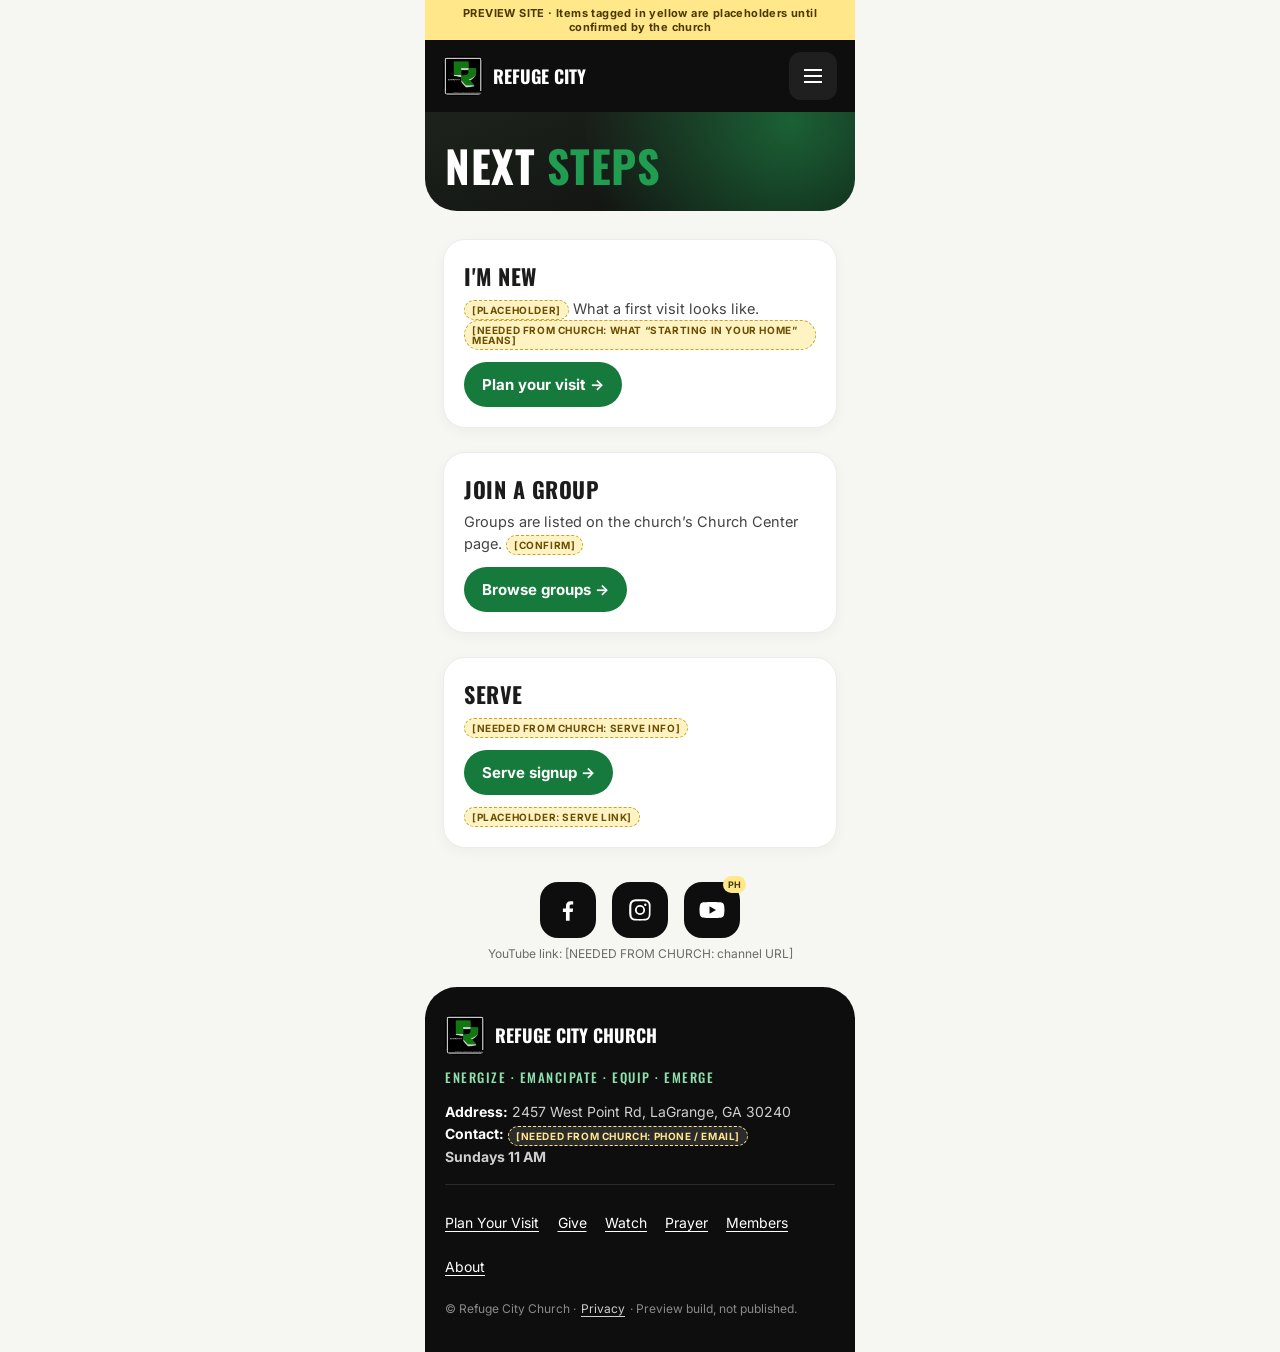
<file: next-steps/index.html>
<!DOCTYPE html>
<html lang="en"><head><meta charset="utf-8"><meta name="viewport" content="width=device-width,initial-scale=1">
<title>Next Steps | Refuge City Church</title>
<meta name="description" content="Refuge City Church in LaGrange, GA. Preview site.">
<meta name="robots" content="noindex, nofollow">
<link rel="icon" href="../assets/img/logo.png">
<link rel="preconnect" href="https://fonts.googleapis.com"><link href="https://fonts.googleapis.com/css2?family=Oswald:wght@500;700&family=Inter:wght@400;500;700&display=swap" rel="stylesheet">
<link rel="stylesheet" href="../assets/css/site.css">
</head><body>
<a class="skip" href="#main">Skip to content</a>
<div class="banner">PREVIEW SITE · Items tagged in yellow are placeholders until confirmed by the church</div>
<header>
  <a class="brand" href="../" aria-label="Refuge City Church, home"><img src="../assets/img/logo.png" alt="">Refuge City</a>
  <details class="nav"><summary class="menu" aria-label="Menu" aria-expanded="false" aria-controls="site-menu"><span></span></summary><button type="button" class="nav-backdrop" tabindex="-1" aria-hidden="true"></button><nav class="panel" id="site-menu"><a href="../">Home</a><a href="../visit/">Plan Your Visit</a><a href="../give/">Give</a><a href="../watch/">Watch</a><a href="../prayer/">Prayer</a><a href="../next-steps/" aria-current="page">Next Steps</a><a href="../members/">Members Hub</a><a href="../about/">About</a></nav></details>
</header>
<main id="main">
<div class="hero short"><h1>Next <em>Steps</em></h1></div>
<section><div class="list">
  <div class="card"><h3>I'm New</h3><p><span class="tag">[PLACEHOLDER]</span> What a first visit looks like. <span class="tag">[NEEDED FROM CHURCH: what “starting in your home” means]</span></p><div style="margin-top:12px"><a class="pill" href="../visit/">Plan your visit →</a></div></div>
  <div class="card"><h3>Join a Group</h3><p>Groups are listed on the church’s Church Center page. <span class="tag">[CONFIRM]</span></p><div style="margin-top:12px"><a class="pill" href="https://refuge-city-church-507680.churchcenter.com/groups">Browse groups →</a></div></div>
  <div class="card"><h3>Serve</h3><p><span class="tag">[NEEDED FROM CHURCH: serve info]</span></p><div style="margin-top:12px"><a class="pill" href="#">Serve signup →</a></div><p class="note"><span class="tag">[PLACEHOLDER: serve link]</span></p></div>
</div></section>
</main>
<div class="social">
  <a href="https://www.facebook.com/p/Refuge-City-Church-61572074312910/" aria-label="Facebook"><svg viewBox="0 0 24 24"><path d="M13.5 22v-8.2h2.8l.4-3.2h-3.2V8.5c0-.9.3-1.6 1.6-1.6h1.7V4.1c-.3 0-1.3-.1-2.5-.1-2.5 0-4.2 1.5-4.2 4.3v2.4H7.3v3.2h2.8V22h3.4z"/></svg></a>
  <a href="https://www.instagram.com/refugecity.cc/" aria-label="Instagram"><svg viewBox="0 0 24 24"><path d="M12 7.3A4.7 4.7 0 1 0 12 16.7 4.7 4.7 0 0 0 12 7.3zm0 7.7a3 3 0 1 1 0-6 3 3 0 0 1 0 6zm6-7.9a1.1 1.1 0 1 1-2.2 0 1.1 1.1 0 0 1 2.2 0zM21.9 8.1c-.1-1.6-.4-3-1.6-4.2S17.6 2.2 16 2.1c-1.6-.1-6.4-.1-8 0-1.6.1-3 .4-4.2 1.6S2.2 6.4 2.1 8c-.1 1.6-.1 6.4 0 8 .1 1.6.4 3 1.6 4.2s2.6 1.5 4.2 1.6c1.6.1 6.4.1 8 0 1.6-.1 3-.4 4.2-1.6s1.5-2.6 1.6-4.2c.1-1.6.1-6.4 0-7.9zM19.8 18a3.2 3.2 0 0 1-1.8 1.8c-1.3.5-4.3.4-5.9.4s-4.6.1-5.9-.4A3.2 3.2 0 0 1 4.4 18c-.5-1.3-.4-4.3-.4-5.9s-.1-4.6.4-5.9A3.2 3.2 0 0 1 6.2 4.4c1.3-.5 4.3-.4 5.9-.4s4.6-.1 5.9.4a3.2 3.2 0 0 1 1.8 1.8c.5 1.3.4 4.3.4 5.9s.1 4.6-.4 5.9z"/></svg></a>
  <a class="ph" href="#" aria-label="YouTube (placeholder)"><svg viewBox="0 0 24 24"><path d="M23 7.2a3 3 0 0 0-2.1-2.1C19 4.6 12 4.6 12 4.6s-7 0-8.9.5A3 3 0 0 0 1 7.2C.5 9.1.5 12 .5 12s0 2.9.5 4.8a3 3 0 0 0 2.1 2.1c1.9.5 8.9.5 8.9.5s7 0 8.9-.5a3 3 0 0 0 2.1-2.1c.5-1.9.5-4.8.5-4.8s0-2.9-.5-4.8zM9.7 15.5v-7l6 3.5-6 3.5z"/></svg></a>
</div>
<p class="soc-note">YouTube link: [NEEDED FROM CHURCH: channel URL]</p>
<footer>
  <div class="brand"><img src="../assets/img/logo.png" alt="">Refuge City Church</div>
  <div class="tagline">Energize · Emancipate · Equip · Emerge</div>
  <div><b style="color:#fff">Address:</b> 2457 West Point Rd, LaGrange, GA 30240<p class="review-note">confirm 2457 is also the physical meeting address</p></div>
  <div><b style="color:#fff">Contact:</b> <span class="tag dark">[NEEDED FROM CHURCH: phone / email]</span></div>
  <div><b>Sundays 11 AM</b></div>
  <hr>
  <div class="foot-links"><a href="../visit/">Plan Your Visit</a><a href="../give/">Give</a><a href="../watch/">Watch</a><a href="../prayer/">Prayer</a><a href="../members/">Members</a><a href="../about/">About</a></div>
  <div class="fine" style="margin-top:10px">© Refuge City Church · <a class="text-link" href="../privacy/" style="color:#cfcfcf;text-decoration:underline">Privacy</a> · Preview build, not published.</div>
</footer>
<script>
(function(){
  var nav = document.querySelector('details.nav');
  if (!nav) return;
  var btn = nav.querySelector('summary.menu');
  var panel = nav.querySelector('.panel');
  function el(t){ return t && t.nodeType === 1 ? t : (t && t.parentElement); }
  function sync(focusEl){
    btn.setAttribute('aria-expanded', nav.open ? 'true' : 'false');
    if (focusEl) focusEl.focus();
  }
  nav.addEventListener('toggle', function(){
    if (nav.open) sync(panel.querySelector('a'));
    else sync();
  });
  document.addEventListener('keydown', function(e){
    if ((e.key === 'Escape' || e.key === 'Esc') && nav.open){
      nav.open = false;
      sync(btn);
    }
  });
  document.addEventListener('click', function(e){
    if (!nav.open) return;
    var t = el(e.target);
    if (!t) return;
    if (t.closest('.panel a')){ nav.open = false; sync(); return; }
    if (t.closest('.nav-backdrop') || !nav.contains(t)){ nav.open = false; sync(btn); }
  });
})();
</script>
</body></html>
</file>
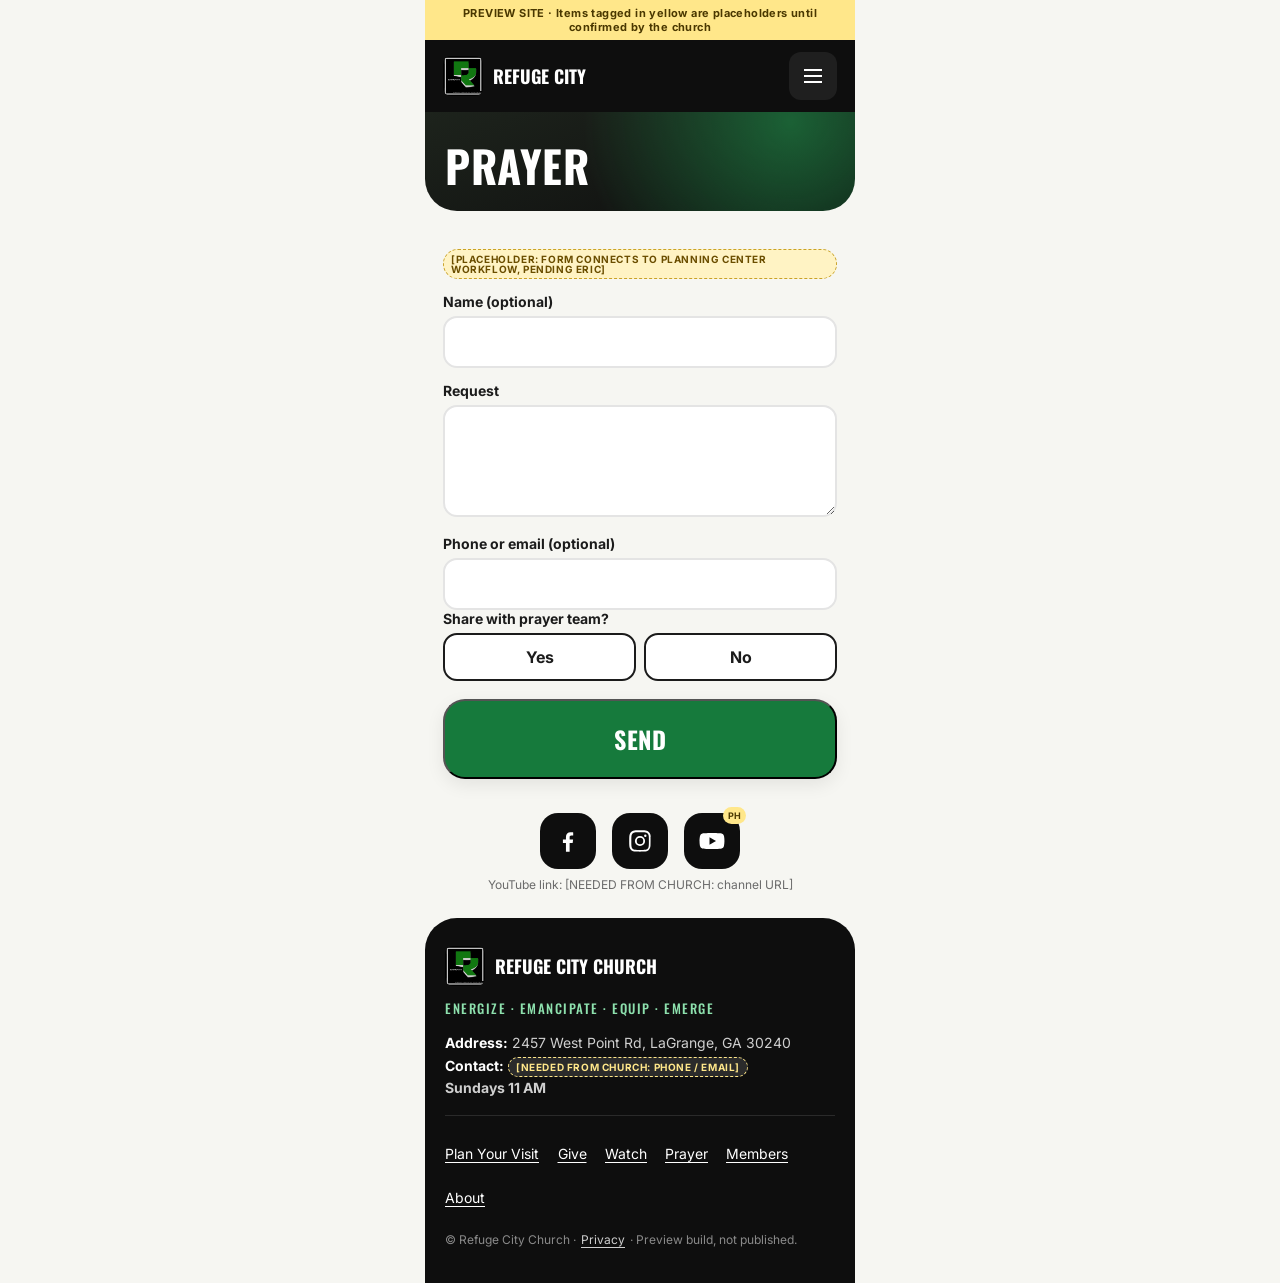
<file: prayer/index.html>
<!DOCTYPE html>
<html lang="en"><head><meta charset="utf-8"><meta name="viewport" content="width=device-width,initial-scale=1">
<title>Prayer | Refuge City Church</title>
<meta name="description" content="Refuge City Church in LaGrange, GA. Preview site.">
<meta name="robots" content="noindex, nofollow">
<link rel="icon" href="../assets/img/logo.png">
<link rel="preconnect" href="https://fonts.googleapis.com"><link href="https://fonts.googleapis.com/css2?family=Oswald:wght@500;700&family=Inter:wght@400;500;700&display=swap" rel="stylesheet">
<link rel="stylesheet" href="../assets/css/site.css">
</head><body>
<a class="skip" href="#main">Skip to content</a>
<div class="banner">PREVIEW SITE · Items tagged in yellow are placeholders until confirmed by the church</div>
<header>
  <a class="brand" href="../" aria-label="Refuge City Church, home"><img src="../assets/img/logo.png" alt="">Refuge City</a>
  <details class="nav"><summary class="menu" aria-label="Menu" aria-expanded="false" aria-controls="site-menu"><span></span></summary><button type="button" class="nav-backdrop" tabindex="-1" aria-hidden="true"></button><nav class="panel" id="site-menu"><a href="../">Home</a><a href="../visit/">Plan Your Visit</a><a href="../give/">Give</a><a href="../watch/">Watch</a><a href="../prayer/" aria-current="page">Prayer</a><a href="../next-steps/">Next Steps</a><a href="../members/">Members Hub</a><a href="../about/">About</a></nav></details>
</header>
<main id="main">
<div class="hero short"><h1>Prayer</h1></div>
<section>
  <p class="note"><span class="tag">[PLACEHOLDER: form connects to Planning Center workflow, pending Eric]</span></p>
  <form id="prayer-form" class="form" action="#" method="post" aria-label="Prayer request (preview, does not send)">
    <label for="prayer-name">Name (optional)</label>
    <input id="prayer-name" name="name" autocomplete="name">
    <label for="prayer-request">Request</label>
    <textarea id="prayer-request" name="request" rows="4"></textarea>
    <label for="prayer-contact">Phone or email (optional)</label>
    <input id="prayer-contact" name="contact" autocomplete="on">
    <fieldset>
      <legend>Share with prayer team?</legend>
      <div class="choices" id="prayer-share">
        <button type="button" aria-pressed="false">Yes</button>
        <button type="button" aria-pressed="false">No</button>
      </div>
    </fieldset>
    <button class="btn primary wide" type="submit">Send</button>
  </form>
  <div id="prayer-done" class="card welcome" tabindex="-1" hidden>
    <p>Nothing was sent. This is a preview.</p>
    <p class="note"><span class="tag">[PLACEHOLDER: form connects to Planning Center workflow, pending Eric]</span></p>
  </div>
</section>
<script>
(function(){
  var form = document.getElementById('prayer-form');
  if (!form) return;
  var choices = document.getElementById('prayer-share');
  choices.addEventListener('click', function(e){
    var b = e.target.closest('button');
    if (!b) return;
    var all = choices.querySelectorAll('button');
    for (var i = 0; i < all.length; i++) all[i].setAttribute('aria-pressed', 'false');
    b.setAttribute('aria-pressed', 'true');
  });
  form.addEventListener('submit', function(e){
    e.preventDefault();
    form.hidden = true;
    var done = document.getElementById('prayer-done');
    done.hidden = false;
    done.focus();
  });
})();
</script>
</main>
<div class="social">
  <a href="https://www.facebook.com/p/Refuge-City-Church-61572074312910/" aria-label="Facebook"><svg viewBox="0 0 24 24"><path d="M13.5 22v-8.2h2.8l.4-3.2h-3.2V8.5c0-.9.3-1.6 1.6-1.6h1.7V4.1c-.3 0-1.3-.1-2.5-.1-2.5 0-4.2 1.5-4.2 4.3v2.4H7.3v3.2h2.8V22h3.4z"/></svg></a>
  <a href="https://www.instagram.com/refugecity.cc/" aria-label="Instagram"><svg viewBox="0 0 24 24"><path d="M12 7.3A4.7 4.7 0 1 0 12 16.7 4.7 4.7 0 0 0 12 7.3zm0 7.7a3 3 0 1 1 0-6 3 3 0 0 1 0 6zm6-7.9a1.1 1.1 0 1 1-2.2 0 1.1 1.1 0 0 1 2.2 0zM21.9 8.1c-.1-1.6-.4-3-1.6-4.2S17.6 2.2 16 2.1c-1.6-.1-6.4-.1-8 0-1.6.1-3 .4-4.2 1.6S2.2 6.4 2.1 8c-.1 1.6-.1 6.4 0 8 .1 1.6.4 3 1.6 4.2s2.6 1.5 4.2 1.6c1.6.1 6.4.1 8 0 1.6-.1 3-.4 4.2-1.6s1.5-2.6 1.6-4.2c.1-1.6.1-6.4 0-7.9zM19.8 18a3.2 3.2 0 0 1-1.8 1.8c-1.3.5-4.3.4-5.9.4s-4.6.1-5.9-.4A3.2 3.2 0 0 1 4.4 18c-.5-1.3-.4-4.3-.4-5.9s-.1-4.6.4-5.9A3.2 3.2 0 0 1 6.2 4.4c1.3-.5 4.3-.4 5.9-.4s4.6-.1 5.9.4a3.2 3.2 0 0 1 1.8 1.8c.5 1.3.4 4.3.4 5.9s.1 4.6-.4 5.9z"/></svg></a>
  <a class="ph" href="#" aria-label="YouTube (placeholder)"><svg viewBox="0 0 24 24"><path d="M23 7.2a3 3 0 0 0-2.1-2.1C19 4.6 12 4.6 12 4.6s-7 0-8.9.5A3 3 0 0 0 1 7.2C.5 9.1.5 12 .5 12s0 2.9.5 4.8a3 3 0 0 0 2.1 2.1c1.9.5 8.9.5 8.9.5s7 0 8.9-.5a3 3 0 0 0 2.1-2.1c.5-1.9.5-4.8.5-4.8s0-2.9-.5-4.8zM9.7 15.5v-7l6 3.5-6 3.5z"/></svg></a>
</div>
<p class="soc-note">YouTube link: [NEEDED FROM CHURCH: channel URL]</p>
<footer>
  <div class="brand"><img src="../assets/img/logo.png" alt="">Refuge City Church</div>
  <div class="tagline">Energize · Emancipate · Equip · Emerge</div>
  <div><b style="color:#fff">Address:</b> 2457 West Point Rd, LaGrange, GA 30240<p class="review-note">confirm 2457 is also the physical meeting address</p></div>
  <div><b style="color:#fff">Contact:</b> <span class="tag dark">[NEEDED FROM CHURCH: phone / email]</span></div>
  <div><b>Sundays 11 AM</b></div>
  <hr>
  <div class="foot-links"><a href="../visit/">Plan Your Visit</a><a href="../give/">Give</a><a href="../watch/">Watch</a><a href="../prayer/">Prayer</a><a href="../members/">Members</a><a href="../about/">About</a></div>
  <div class="fine" style="margin-top:10px">© Refuge City Church · <a class="text-link" href="../privacy/" style="color:#cfcfcf;text-decoration:underline">Privacy</a> · Preview build, not published.</div>
</footer>
<script>
(function(){
  var nav = document.querySelector('details.nav');
  if (!nav) return;
  var btn = nav.querySelector('summary.menu');
  var panel = nav.querySelector('.panel');
  function el(t){ return t && t.nodeType === 1 ? t : (t && t.parentElement); }
  function sync(focusEl){
    btn.setAttribute('aria-expanded', nav.open ? 'true' : 'false');
    if (focusEl) focusEl.focus();
  }
  nav.addEventListener('toggle', function(){
    if (nav.open) sync(panel.querySelector('a'));
    else sync();
  });
  document.addEventListener('keydown', function(e){
    if ((e.key === 'Escape' || e.key === 'Esc') && nav.open){
      nav.open = false;
      sync(btn);
    }
  });
  document.addEventListener('click', function(e){
    if (!nav.open) return;
    var t = el(e.target);
    if (!t) return;
    if (t.closest('.panel a')){ nav.open = false; sync(); return; }
    if (t.closest('.nav-backdrop') || !nav.contains(t)){ nav.open = false; sync(btn); }
  });
})();
</script>
</body></html>
</file>
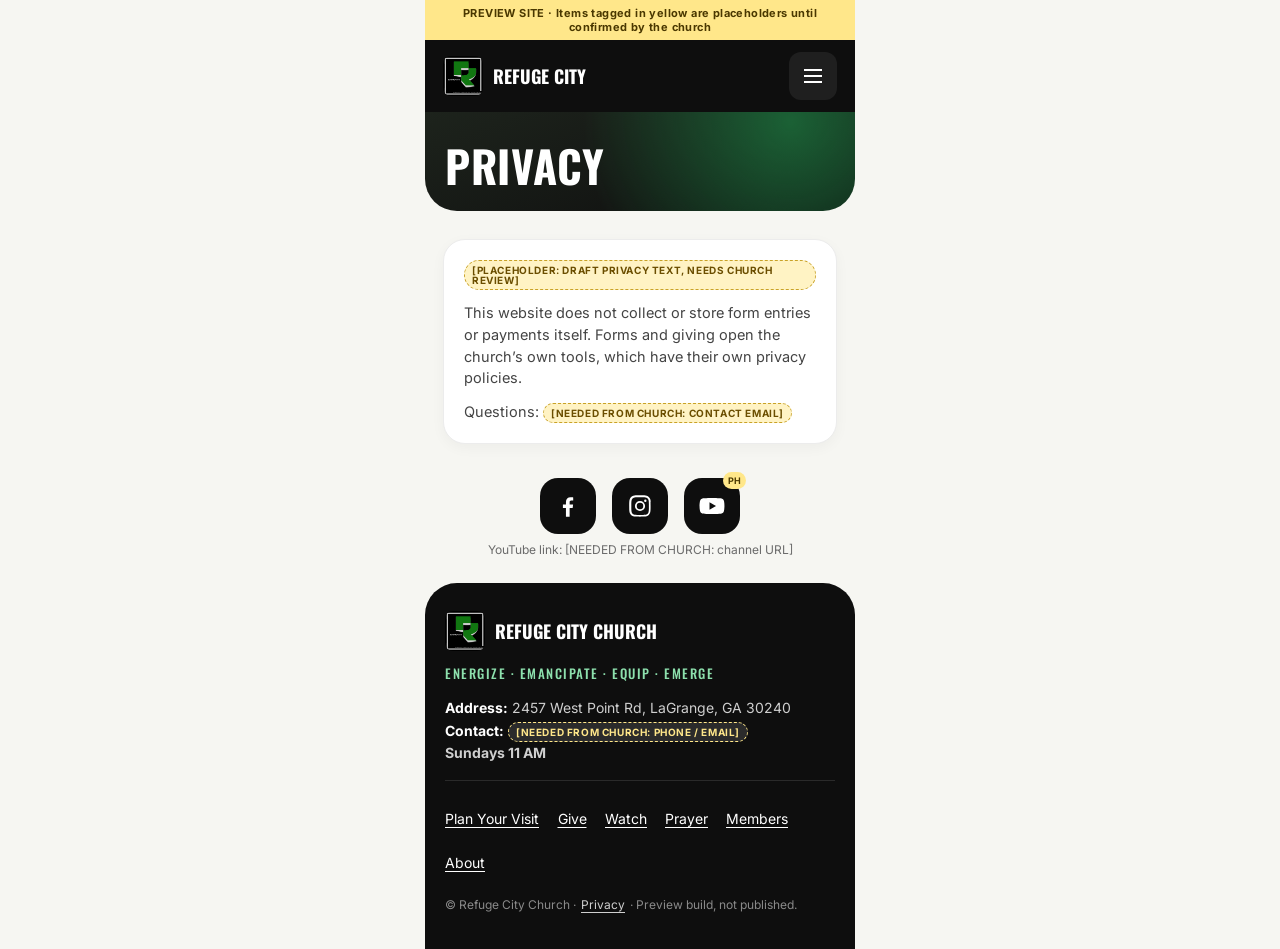
<file: privacy/index.html>
<!DOCTYPE html>
<html lang="en"><head><meta charset="utf-8"><meta name="viewport" content="width=device-width,initial-scale=1">
<title>Privacy | Refuge City Church</title>
<meta name="description" content="Refuge City Church in LaGrange, GA. Preview site.">
<meta name="robots" content="noindex, nofollow">
<link rel="icon" href="../assets/img/logo.png">
<link rel="preconnect" href="https://fonts.googleapis.com"><link href="https://fonts.googleapis.com/css2?family=Oswald:wght@500;700&family=Inter:wght@400;500;700&display=swap" rel="stylesheet">
<link rel="stylesheet" href="../assets/css/site.css">
</head><body>
<a class="skip" href="#main">Skip to content</a>
<div class="banner">PREVIEW SITE · Items tagged in yellow are placeholders until confirmed by the church</div>
<header>
  <a class="brand" href="../" aria-label="Refuge City Church, home"><img src="../assets/img/logo.png" alt="">Refuge City</a>
  <details class="nav"><summary class="menu" aria-label="Menu" aria-expanded="false" aria-controls="site-menu"><span></span></summary><button type="button" class="nav-backdrop" tabindex="-1" aria-hidden="true"></button><nav class="panel" id="site-menu"><a href="../">Home</a><a href="../visit/">Plan Your Visit</a><a href="../give/">Give</a><a href="../watch/">Watch</a><a href="../prayer/">Prayer</a><a href="../next-steps/">Next Steps</a><a href="../members/">Members Hub</a><a href="../about/">About</a></nav></details>
</header>
<main id="main">
<div class="hero short"><h1>Privacy</h1></div>
<section><div class="card prose">
  <p><span class="tag">[PLACEHOLDER: draft privacy text, needs church review]</span></p>
  <p>This website does not collect or store form entries or payments itself. Forms and giving open the church’s own tools, which have their own privacy policies.</p>
  <p>Questions: <span class="tag">[NEEDED FROM CHURCH: contact email]</span></p>
</div></section>
</main>
<div class="social">
  <a href="https://www.facebook.com/p/Refuge-City-Church-61572074312910/" aria-label="Facebook"><svg viewBox="0 0 24 24"><path d="M13.5 22v-8.2h2.8l.4-3.2h-3.2V8.5c0-.9.3-1.6 1.6-1.6h1.7V4.1c-.3 0-1.3-.1-2.5-.1-2.5 0-4.2 1.5-4.2 4.3v2.4H7.3v3.2h2.8V22h3.4z"/></svg></a>
  <a href="https://www.instagram.com/refugecity.cc/" aria-label="Instagram"><svg viewBox="0 0 24 24"><path d="M12 7.3A4.7 4.7 0 1 0 12 16.7 4.7 4.7 0 0 0 12 7.3zm0 7.7a3 3 0 1 1 0-6 3 3 0 0 1 0 6zm6-7.9a1.1 1.1 0 1 1-2.2 0 1.1 1.1 0 0 1 2.2 0zM21.9 8.1c-.1-1.6-.4-3-1.6-4.2S17.6 2.2 16 2.1c-1.6-.1-6.4-.1-8 0-1.6.1-3 .4-4.2 1.6S2.2 6.4 2.1 8c-.1 1.6-.1 6.4 0 8 .1 1.6.4 3 1.6 4.2s2.6 1.5 4.2 1.6c1.6.1 6.4.1 8 0 1.6-.1 3-.4 4.2-1.6s1.5-2.6 1.6-4.2c.1-1.6.1-6.4 0-7.9zM19.8 18a3.2 3.2 0 0 1-1.8 1.8c-1.3.5-4.3.4-5.9.4s-4.6.1-5.9-.4A3.2 3.2 0 0 1 4.4 18c-.5-1.3-.4-4.3-.4-5.9s-.1-4.6.4-5.9A3.2 3.2 0 0 1 6.2 4.4c1.3-.5 4.3-.4 5.9-.4s4.6-.1 5.9.4a3.2 3.2 0 0 1 1.8 1.8c.5 1.3.4 4.3.4 5.9s.1 4.6-.4 5.9z"/></svg></a>
  <a class="ph" href="#" aria-label="YouTube (placeholder)"><svg viewBox="0 0 24 24"><path d="M23 7.2a3 3 0 0 0-2.1-2.1C19 4.6 12 4.6 12 4.6s-7 0-8.9.5A3 3 0 0 0 1 7.2C.5 9.1.5 12 .5 12s0 2.9.5 4.8a3 3 0 0 0 2.1 2.1c1.9.5 8.9.5 8.9.5s7 0 8.9-.5a3 3 0 0 0 2.1-2.1c.5-1.9.5-4.8.5-4.8s0-2.9-.5-4.8zM9.7 15.5v-7l6 3.5-6 3.5z"/></svg></a>
</div>
<p class="soc-note">YouTube link: [NEEDED FROM CHURCH: channel URL]</p>
<footer>
  <div class="brand"><img src="../assets/img/logo.png" alt="">Refuge City Church</div>
  <div class="tagline">Energize · Emancipate · Equip · Emerge</div>
  <div><b style="color:#fff">Address:</b> 2457 West Point Rd, LaGrange, GA 30240<p class="review-note">confirm 2457 is also the physical meeting address</p></div>
  <div><b style="color:#fff">Contact:</b> <span class="tag dark">[NEEDED FROM CHURCH: phone / email]</span></div>
  <div><b>Sundays 11 AM</b></div>
  <hr>
  <div class="foot-links"><a href="../visit/">Plan Your Visit</a><a href="../give/">Give</a><a href="../watch/">Watch</a><a href="../prayer/">Prayer</a><a href="../members/">Members</a><a href="../about/">About</a></div>
  <div class="fine" style="margin-top:10px">© Refuge City Church · <a class="text-link" href="../privacy/" style="color:#cfcfcf;text-decoration:underline">Privacy</a> · Preview build, not published.</div>
</footer>
<script>
(function(){
  var nav = document.querySelector('details.nav');
  if (!nav) return;
  var btn = nav.querySelector('summary.menu');
  var panel = nav.querySelector('.panel');
  function el(t){ return t && t.nodeType === 1 ? t : (t && t.parentElement); }
  function sync(focusEl){
    btn.setAttribute('aria-expanded', nav.open ? 'true' : 'false');
    if (focusEl) focusEl.focus();
  }
  nav.addEventListener('toggle', function(){
    if (nav.open) sync(panel.querySelector('a'));
    else sync();
  });
  document.addEventListener('keydown', function(e){
    if ((e.key === 'Escape' || e.key === 'Esc') && nav.open){
      nav.open = false;
      sync(btn);
    }
  });
  document.addEventListener('click', function(e){
    if (!nav.open) return;
    var t = el(e.target);
    if (!t) return;
    if (t.closest('.panel a')){ nav.open = false; sync(); return; }
    if (t.closest('.nav-backdrop') || !nav.contains(t)){ nav.open = false; sync(btn); }
  });
})();
</script>
</body></html>
</file>
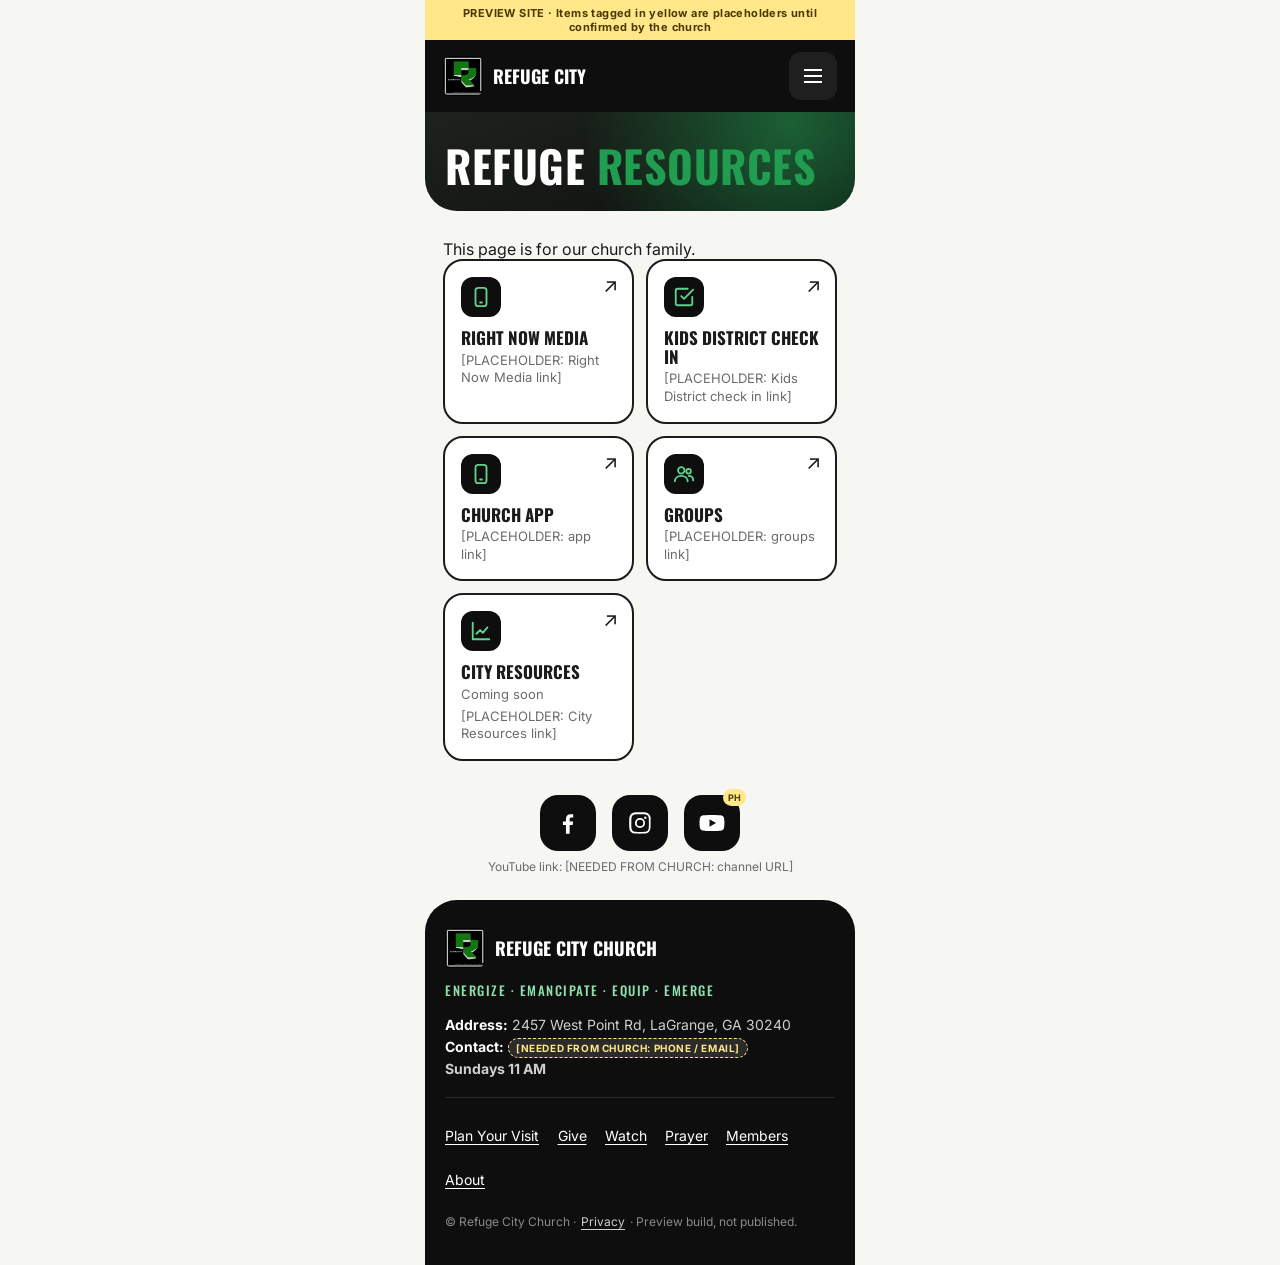
<file: resources/index.html>
<!DOCTYPE html>
<html lang="en"><head><meta charset="utf-8"><meta name="viewport" content="width=device-width,initial-scale=1">
<title>Refuge Resources | Refuge City Church</title>
<meta name="description" content="Refuge City Church in LaGrange, GA. Preview site.">
<meta name="robots" content="noindex, nofollow">
<link rel="icon" href="../assets/img/logo.png">
<link rel="preconnect" href="https://fonts.googleapis.com"><link href="https://fonts.googleapis.com/css2?family=Oswald:wght@500;700&family=Inter:wght@400;500;700&display=swap" rel="stylesheet">
<link rel="stylesheet" href="../assets/css/site.css">
</head><body>
<a class="skip" href="#main">Skip to content</a>
<div class="banner">PREVIEW SITE · Items tagged in yellow are placeholders until confirmed by the church</div>
<header>
  <a class="brand" href="../" aria-label="Refuge City Church, home"><img src="../assets/img/logo.png" alt="">Refuge City</a>
  <details class="nav"><summary class="menu" aria-label="Menu" aria-expanded="false" aria-controls="site-menu"><span></span></summary><button type="button" class="nav-backdrop" tabindex="-1" aria-hidden="true"></button><nav class="panel" id="site-menu"><a href="../">Home</a><a href="../visit/">Plan Your Visit</a><a href="../give/">Give</a><a href="../watch/">Watch</a><a href="../prayer/">Prayer</a><a href="../next-steps/">Next Steps</a><a href="../members/">Members Hub</a><a href="../about/">About</a></nav></details>
</header>
<main id="main">
<div class="hero short"><h1>Refuge <em>Resources</em></h1></div>
<section>
  <p>This page is for our church family.</p>
  <div class="hub">
    <a class="tile" href="#"><div class="ti"><svg viewBox="0 0 24 24"><rect x="6" y="2" width="12" height="20" rx="3"/><path d="M11 18h2"/></svg></div><div><b>Right Now Media</b><small>[PLACEHOLDER: Right Now Media link]</small></div><span class="ar" aria-hidden="true">↗</span></a>
    <a class="tile" href="#"><div class="ti"><svg viewBox="0 0 24 24"><path d="M9 11l3 3L22 4"/><path d="M21 12v7a2 2 0 0 1-2 2H5a2 2 0 0 1-2-2V5a2 2 0 0 1 2-2h11"/></svg></div><div><b>Kids District Check In</b><small>[PLACEHOLDER: Kids District check in link]</small></div><span class="ar" aria-hidden="true">↗</span></a>
    <a class="tile" href="#"><div class="ti"><svg viewBox="0 0 24 24"><rect x="6" y="2" width="12" height="20" rx="3"/><path d="M11 18h2"/></svg></div><div><b>Church App</b><small>[PLACEHOLDER: app link]</small></div><span class="ar" aria-hidden="true">↗</span></a>
    <a class="tile" href="#"><div class="ti"><svg viewBox="0 0 24 24"><circle cx="9" cy="8" r="3.5"/><path d="M2 20c0-3.5 3-6 7-6s7 2.5 7 6"/><circle cx="17" cy="9" r="2.5"/><path d="M17 14c3 0 5 2 5 5"/></svg></div><div><b>Groups</b><small>[PLACEHOLDER: groups link]</small></div><span class="ar" aria-hidden="true">↗</span></a>
    <a class="tile" href="#"><div class="ti"><svg viewBox="0 0 24 24"><path d="M3 3v18h18"/><path d="M7 15l4-4 3 3 5-6"/></svg></div><div><b>City Resources</b><small>Coming soon</small><small>[PLACEHOLDER: City Resources link]</small></div><span class="ar" aria-hidden="true">↗</span></a>
  </div>
</section>
</main>
<div class="social">
  <a href="https://www.facebook.com/p/Refuge-City-Church-61572074312910/" aria-label="Facebook"><svg viewBox="0 0 24 24"><path d="M13.5 22v-8.2h2.8l.4-3.2h-3.2V8.5c0-.9.3-1.6 1.6-1.6h1.7V4.1c-.3 0-1.3-.1-2.5-.1-2.5 0-4.2 1.5-4.2 4.3v2.4H7.3v3.2h2.8V22h3.4z"/></svg></a>
  <a href="https://www.instagram.com/refugecity.cc/" aria-label="Instagram"><svg viewBox="0 0 24 24"><path d="M12 7.3A4.7 4.7 0 1 0 12 16.7 4.7 4.7 0 0 0 12 7.3zm0 7.7a3 3 0 1 1 0-6 3 3 0 0 1 0 6zm6-7.9a1.1 1.1 0 1 1-2.2 0 1.1 1.1 0 0 1 2.2 0zM21.9 8.1c-.1-1.6-.4-3-1.6-4.2S17.6 2.2 16 2.1c-1.6-.1-6.4-.1-8 0-1.6.1-3 .4-4.2 1.6S2.2 6.4 2.1 8c-.1 1.6-.1 6.4 0 8 .1 1.6.4 3 1.6 4.2s2.6 1.5 4.2 1.6c1.6.1 6.4.1 8 0 1.6-.1 3-.4 4.2-1.6s1.5-2.6 1.6-4.2c.1-1.6.1-6.4 0-7.9zM19.8 18a3.2 3.2 0 0 1-1.8 1.8c-1.3.5-4.3.4-5.9.4s-4.6.1-5.9-.4A3.2 3.2 0 0 1 4.4 18c-.5-1.3-.4-4.3-.4-5.9s-.1-4.6.4-5.9A3.2 3.2 0 0 1 6.2 4.4c1.3-.5 4.3-.4 5.9-.4s4.6-.1 5.9.4a3.2 3.2 0 0 1 1.8 1.8c.5 1.3.4 4.3.4 5.9s.1 4.6-.4 5.9z"/></svg></a>
  <a class="ph" href="#" aria-label="YouTube (placeholder)"><svg viewBox="0 0 24 24"><path d="M23 7.2a3 3 0 0 0-2.1-2.1C19 4.6 12 4.6 12 4.6s-7 0-8.9.5A3 3 0 0 0 1 7.2C.5 9.1.5 12 .5 12s0 2.9.5 4.8a3 3 0 0 0 2.1 2.1c1.9.5 8.9.5 8.9.5s7 0 8.9-.5a3 3 0 0 0 2.1-2.1c.5-1.9.5-4.8.5-4.8s0-2.9-.5-4.8zM9.7 15.5v-7l6 3.5-6 3.5z"/></svg></a>
</div>
<p class="soc-note">YouTube link: [NEEDED FROM CHURCH: channel URL]</p>
<footer>
  <div class="brand"><img src="../assets/img/logo.png" alt="">Refuge City Church</div>
  <div class="tagline">Energize · Emancipate · Equip · Emerge</div>
  <div><b style="color:#fff">Address:</b> 2457 West Point Rd, LaGrange, GA 30240<p class="review-note">confirm 2457 is also the physical meeting address</p></div>
  <div><b style="color:#fff">Contact:</b> <span class="tag dark">[NEEDED FROM CHURCH: phone / email]</span></div>
  <div><b>Sundays 11 AM</b></div>
  <hr>
  <div class="foot-links"><a href="../visit/">Plan Your Visit</a><a href="../give/">Give</a><a href="../watch/">Watch</a><a href="../prayer/">Prayer</a><a href="../members/">Members</a><a href="../about/">About</a></div>
  <div class="fine" style="margin-top:10px">© Refuge City Church · <a class="text-link" href="../privacy/" style="color:#cfcfcf;text-decoration:underline">Privacy</a> · Preview build, not published.</div>
</footer>
<script>
(function(){
  var nav = document.querySelector('details.nav');
  if (!nav) return;
  var btn = nav.querySelector('summary.menu');
  var panel = nav.querySelector('.panel');
  function el(t){ return t && t.nodeType === 1 ? t : (t && t.parentElement); }
  function sync(focusEl){
    btn.setAttribute('aria-expanded', nav.open ? 'true' : 'false');
    if (focusEl) focusEl.focus();
  }
  nav.addEventListener('toggle', function(){
    if (nav.open) sync(panel.querySelector('a'));
    else sync();
  });
  document.addEventListener('keydown', function(e){
    if ((e.key === 'Escape' || e.key === 'Esc') && nav.open){
      nav.open = false;
      sync(btn);
    }
  });
  document.addEventListener('click', function(e){
    if (!nav.open) return;
    var t = el(e.target);
    if (!t) return;
    if (t.closest('.panel a')){ nav.open = false; sync(); return; }
    if (t.closest('.nav-backdrop') || !nav.contains(t)){ nav.open = false; sync(btn); }
  });
})();
</script>
</body></html>
</file>
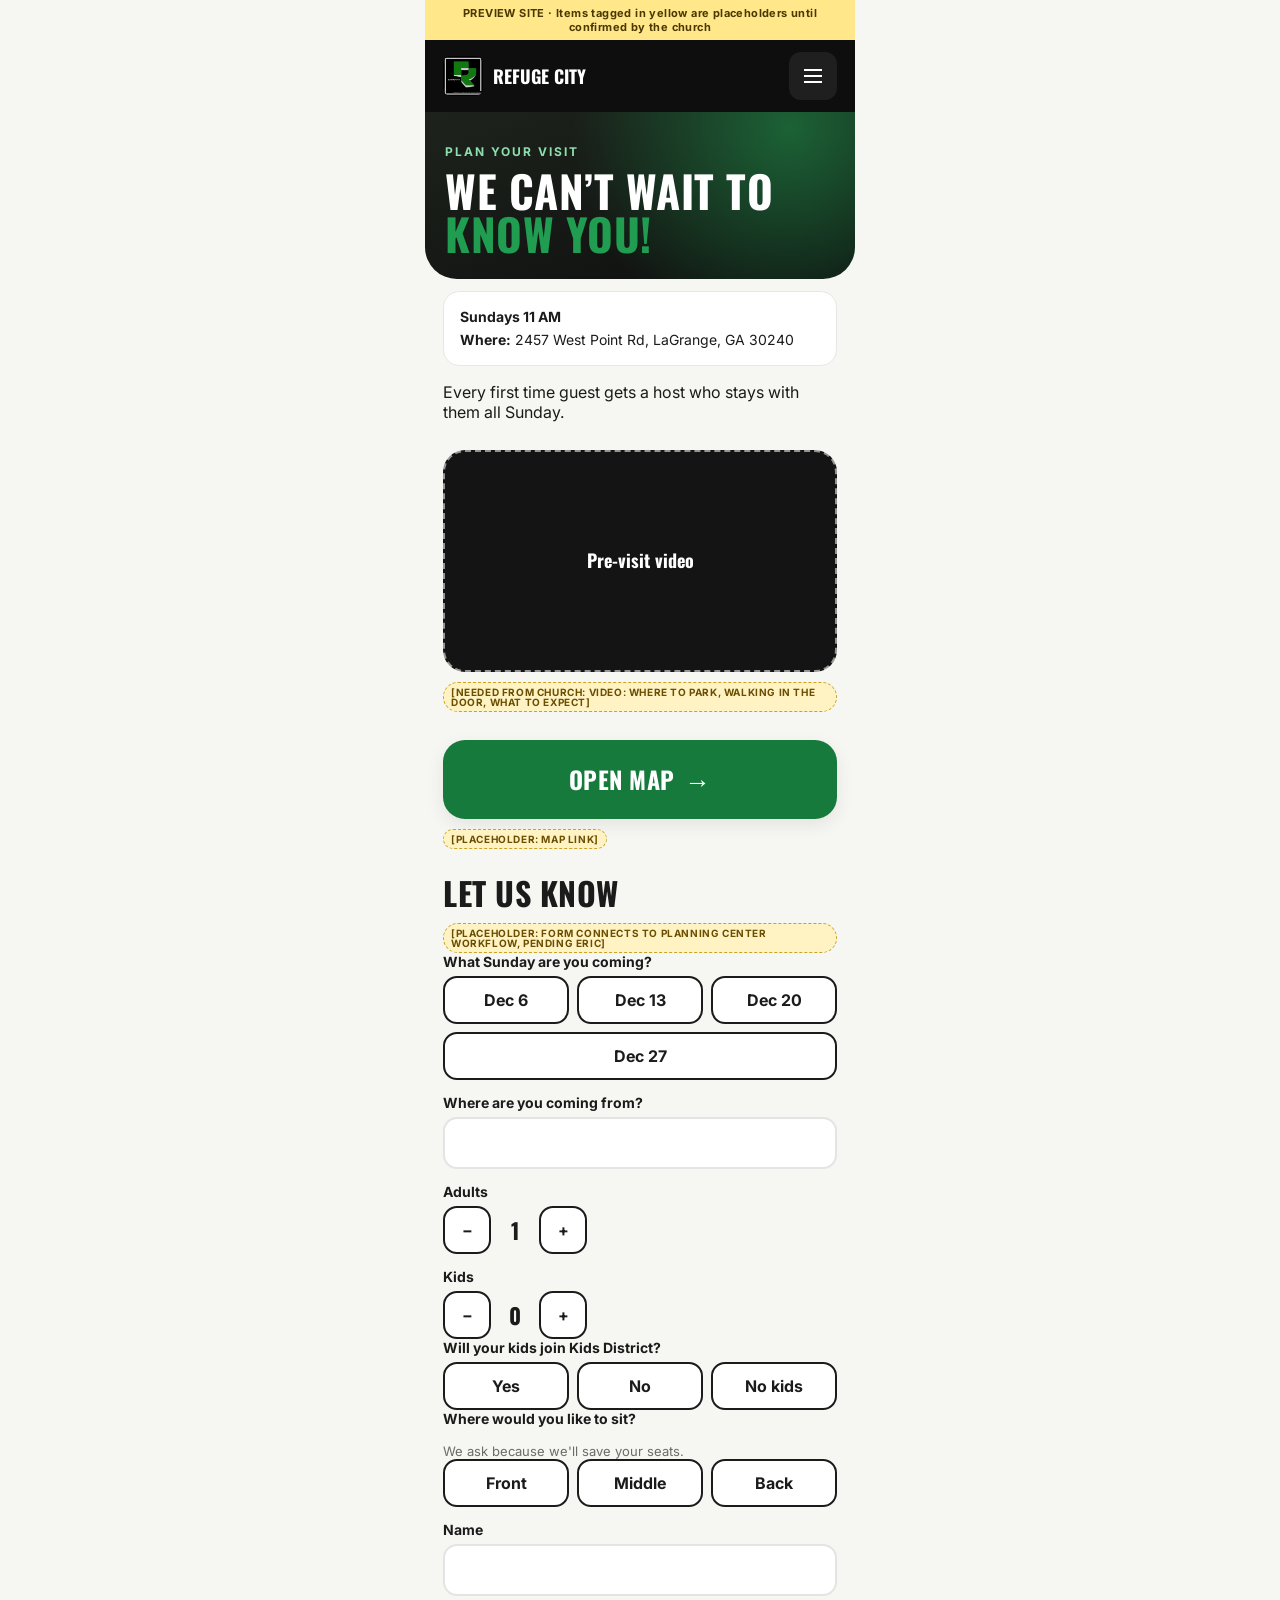
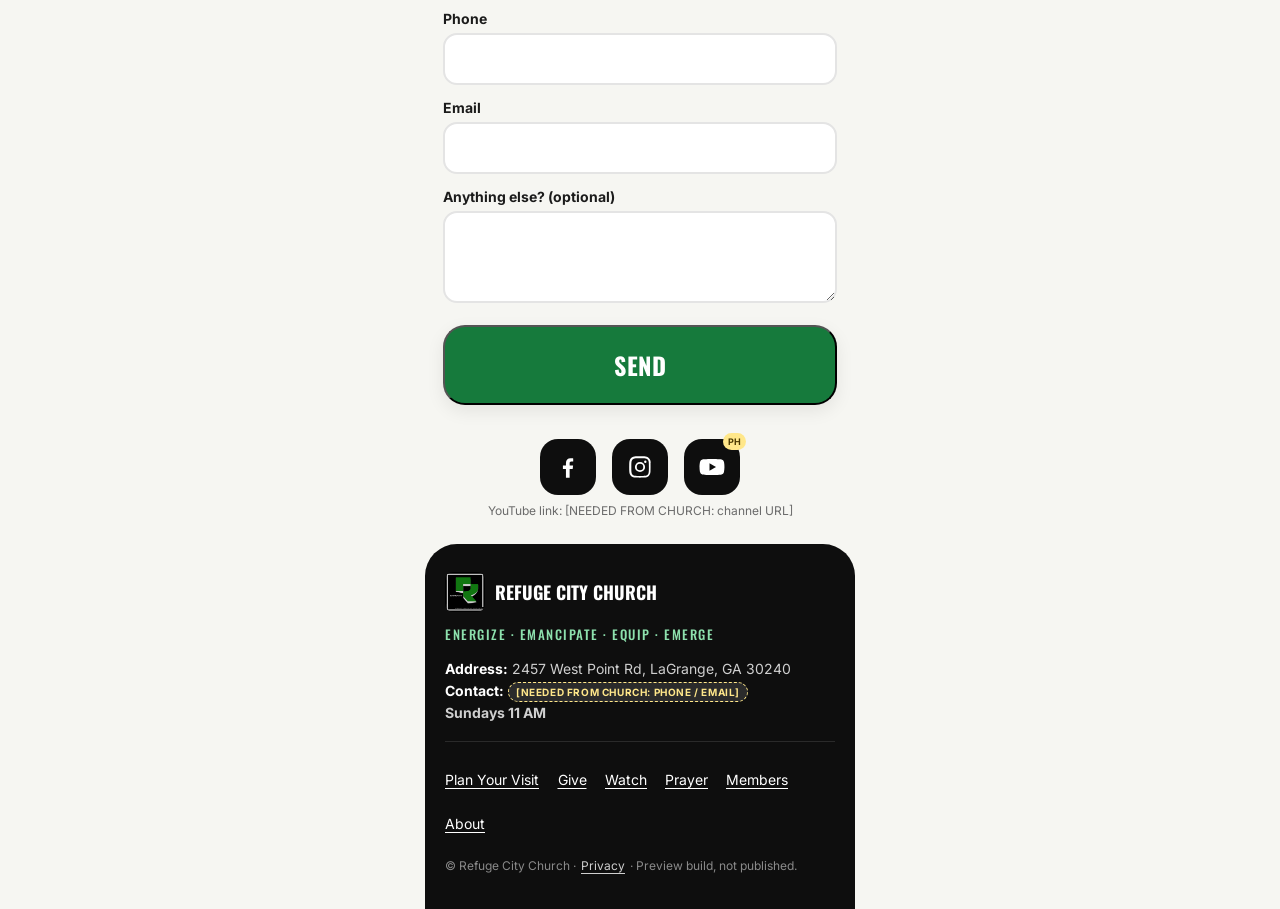
<file: visit/index.html>
<!DOCTYPE html>
<html lang="en"><head><meta charset="utf-8"><meta name="viewport" content="width=device-width,initial-scale=1">
<title>Plan Your Visit | Refuge City Church</title>
<meta name="description" content="Refuge City Church in LaGrange, GA. Preview site.">
<meta name="robots" content="noindex, nofollow">
<link rel="icon" href="../assets/img/logo.png">
<link rel="preconnect" href="https://fonts.googleapis.com"><link href="https://fonts.googleapis.com/css2?family=Oswald:wght@500;700&family=Inter:wght@400;500;700&display=swap" rel="stylesheet">
<link rel="stylesheet" href="../assets/css/site.css">
</head><body>
<a class="skip" href="#main">Skip to content</a>
<div class="banner">PREVIEW SITE · Items tagged in yellow are placeholders until confirmed by the church</div>
<header>
  <a class="brand" href="../" aria-label="Refuge City Church, home"><img src="../assets/img/logo.png" alt="">Refuge City</a>
  <details class="nav"><summary class="menu" aria-label="Menu" aria-expanded="false" aria-controls="site-menu"><span></span></summary><button type="button" class="nav-backdrop" tabindex="-1" aria-hidden="true"></button><nav class="panel" id="site-menu"><a href="../">Home</a><a href="../visit/" aria-current="page">Plan Your Visit</a><a href="../give/">Give</a><a href="../watch/">Watch</a><a href="../prayer/">Prayer</a><a href="../next-steps/">Next Steps</a><a href="../members/">Members Hub</a><a href="../about/">About</a></nav></details>
</header>
<main id="main">
<div class="hero short"><div class="crumb">Plan Your Visit</div><h1>We can’t wait to <em>know you!</em></h1></div>
<div class="info"><b>Sundays 11 AM</b><br><b>Where:</b> 2457 West Point Rd, LaGrange, GA 30240<p class="review-note">confirm 2457 is also the physical meeting address</p></div>
<section class="tight">
  <p>Every first time guest gets a host who stays with them all Sunday.</p>
</section>
<section>
  <div class="yt-box"><span>Pre-visit video</span></div>
  <p class="note"><span class="tag">[NEEDED FROM CHURCH: video: where to park, walking in the door, what to expect]</span></p>
</section>
<section>
  <a class="btn primary wide" href="#">Open map <span class="ar">→</span></a>
  <p class="note"><span class="tag">[PLACEHOLDER: map link]</span></p>
</section>
<section>
  <div class="sec-h"><h2>Let us know</h2></div>
  <p class="note"><span class="tag">[PLACEHOLDER: form connects to Planning Center workflow, pending Eric]</span></p>
  <form id="visit-form" class="form" action="#" method="post" aria-label="Plan your visit (preview, does not send)">
    <fieldset>
      <legend>What Sunday are you coming?</legend>
      <div class="choices" id="visit-dates"></div>
    </fieldset>
    <label for="visit-from">Where are you coming from?</label>
    <input id="visit-from" name="from" autocomplete="off" maxlength="80">
    <p class="count-label" id="adults-label">Adults</p>
    <div class="counter"><button type="button" id="adults-minus" aria-label="Fewer adults">−</button><span class="n" id="adults-n">1</span><button type="button" id="adults-plus" aria-label="More adults">+</button></div>
    <p class="count-label" id="kids-label">Kids</p>
    <div class="counter"><button type="button" id="kids-minus" aria-label="Fewer kids">−</button><span class="n" id="kids-n">0</span><button type="button" id="kids-plus" aria-label="More kids">+</button></div>
    <fieldset>
      <legend>Will your kids join Kids District?</legend>
      <div class="choices" id="visit-kidsjoin">
        <button type="button" aria-pressed="false">Yes</button>
        <button type="button" aria-pressed="false">No</button>
        <button type="button" aria-pressed="false">No kids</button>
      </div>
    </fieldset>
    <fieldset>
      <legend>Where would you like to sit?</legend>
      <p class="note">We ask because we'll save your seats.</p>
      <div class="choices" id="visit-seats">
        <button type="button" aria-pressed="false">Front</button>
        <button type="button" aria-pressed="false">Middle</button>
        <button type="button" aria-pressed="false">Back</button>
      </div>
    </fieldset>
    <label for="visit-name">Name</label>
    <input id="visit-name" name="name" autocomplete="name">
    <label for="visit-phone">Phone</label>
    <input id="visit-phone" name="phone" autocomplete="tel" inputmode="tel">
    <label for="visit-email">Email</label>
    <input id="visit-email" name="email" autocomplete="email" inputmode="email">
    <label for="visit-note">Anything else? (optional)</label>
    <textarea id="visit-note" name="note" rows="3"></textarea>
    <button class="btn primary wide" type="submit">Send</button>
  </form>
  <div id="visit-welcome" class="card welcome" tabindex="-1" hidden>
    <h2>We're so glad you're coming.</h2>
    <p>We look forward to meeting you.</p>
    <p>A host will reach out before Sunday.</p>
    <p class="note"><span class="tag">[PLACEHOLDER: form connects to Planning Center workflow, pending Eric]</span></p>
  </div>
</section>
<script>
(function(){
  var dates = document.getElementById('visit-dates');
  if (!dates) return;
  var now = new Date();
  var add = (7 - now.getDay()) % 7;
  for (var i = 0; i < 4; i++) {
    var day = new Date(now.getFullYear(), now.getMonth(), now.getDate() + add + i * 7);
    var b = document.createElement('button');
    b.type = 'button';
    b.textContent = day.toLocaleDateString('en-US', {month:'short', day:'numeric'});
    b.setAttribute('aria-pressed', 'false');
    dates.appendChild(b);
  }
  function choose(root){
    root.addEventListener('click', function(e){
      var b = e.target.closest('button');
      if (!b || !root.contains(b)) return;
      var all = root.querySelectorAll('button');
      for (var n = 0; n < all.length; n++) all[n].setAttribute('aria-pressed', 'false');
      b.setAttribute('aria-pressed', 'true');
    });
  }
  choose(dates);
  choose(document.getElementById('visit-kidsjoin'));
  choose(document.getElementById('visit-seats'));
  function counter(minusId, plusId, outId){
    var n = outId === 'adults-n' ? 1 : 0;
    var out = document.getElementById(outId);
    document.getElementById(minusId).addEventListener('click', function(){ if (n > 0) { n--; out.textContent = String(n); } });
    document.getElementById(plusId).addEventListener('click', function(){ if (n < 12) { n++; out.textContent = String(n); } });
  }
  counter('adults-minus', 'adults-plus', 'adults-n');
  counter('kids-minus', 'kids-plus', 'kids-n');
  document.getElementById('visit-form').addEventListener('submit', function(e){
    e.preventDefault();
    document.getElementById('visit-form').hidden = true;
    var welcome = document.getElementById('visit-welcome');
    welcome.hidden = false;
    welcome.focus();
  });
})();
</script>
</main>
<div class="social">
  <a href="https://www.facebook.com/p/Refuge-City-Church-61572074312910/" aria-label="Facebook"><svg viewBox="0 0 24 24"><path d="M13.5 22v-8.2h2.8l.4-3.2h-3.2V8.5c0-.9.3-1.6 1.6-1.6h1.7V4.1c-.3 0-1.3-.1-2.5-.1-2.5 0-4.2 1.5-4.2 4.3v2.4H7.3v3.2h2.8V22h3.4z"/></svg></a>
  <a href="https://www.instagram.com/refugecity.cc/" aria-label="Instagram"><svg viewBox="0 0 24 24"><path d="M12 7.3A4.7 4.7 0 1 0 12 16.7 4.7 4.7 0 0 0 12 7.3zm0 7.7a3 3 0 1 1 0-6 3 3 0 0 1 0 6zm6-7.9a1.1 1.1 0 1 1-2.2 0 1.1 1.1 0 0 1 2.2 0zM21.9 8.1c-.1-1.6-.4-3-1.6-4.2S17.6 2.2 16 2.1c-1.6-.1-6.4-.1-8 0-1.6.1-3 .4-4.2 1.6S2.2 6.4 2.1 8c-.1 1.6-.1 6.4 0 8 .1 1.6.4 3 1.6 4.2s2.6 1.5 4.2 1.6c1.6.1 6.4.1 8 0 1.6-.1 3-.4 4.2-1.6s1.5-2.6 1.6-4.2c.1-1.6.1-6.4 0-7.9zM19.8 18a3.2 3.2 0 0 1-1.8 1.8c-1.3.5-4.3.4-5.9.4s-4.6.1-5.9-.4A3.2 3.2 0 0 1 4.4 18c-.5-1.3-.4-4.3-.4-5.9s-.1-4.6.4-5.9A3.2 3.2 0 0 1 6.2 4.4c1.3-.5 4.3-.4 5.9-.4s4.6-.1 5.9.4a3.2 3.2 0 0 1 1.8 1.8c.5 1.3.4 4.3.4 5.9s.1 4.6-.4 5.9z"/></svg></a>
  <a class="ph" href="#" aria-label="YouTube (placeholder)"><svg viewBox="0 0 24 24"><path d="M23 7.2a3 3 0 0 0-2.1-2.1C19 4.6 12 4.6 12 4.6s-7 0-8.9.5A3 3 0 0 0 1 7.2C.5 9.1.5 12 .5 12s0 2.9.5 4.8a3 3 0 0 0 2.1 2.1c1.9.5 8.9.5 8.9.5s7 0 8.9-.5a3 3 0 0 0 2.1-2.1c.5-1.9.5-4.8.5-4.8s0-2.9-.5-4.8zM9.7 15.5v-7l6 3.5-6 3.5z"/></svg></a>
</div>
<p class="soc-note">YouTube link: [NEEDED FROM CHURCH: channel URL]</p>
<footer>
  <div class="brand"><img src="../assets/img/logo.png" alt="">Refuge City Church</div>
  <div class="tagline">Energize · Emancipate · Equip · Emerge</div>
  <div><b style="color:#fff">Address:</b> 2457 West Point Rd, LaGrange, GA 30240<p class="review-note">confirm 2457 is also the physical meeting address</p></div>
  <div><b style="color:#fff">Contact:</b> <span class="tag dark">[NEEDED FROM CHURCH: phone / email]</span></div>
  <div><b>Sundays 11 AM</b></div>
  <hr>
  <div class="foot-links"><a href="../visit/">Plan Your Visit</a><a href="../give/">Give</a><a href="../watch/">Watch</a><a href="../prayer/">Prayer</a><a href="../members/">Members</a><a href="../about/">About</a></div>
  <div class="fine" style="margin-top:10px">© Refuge City Church · <a class="text-link" href="../privacy/" style="color:#cfcfcf;text-decoration:underline">Privacy</a> · Preview build, not published.</div>
</footer>
<script>
(function(){
  var nav = document.querySelector('details.nav');
  if (!nav) return;
  var btn = nav.querySelector('summary.menu');
  var panel = nav.querySelector('.panel');
  function el(t){ return t && t.nodeType === 1 ? t : (t && t.parentElement); }
  function sync(focusEl){
    btn.setAttribute('aria-expanded', nav.open ? 'true' : 'false');
    if (focusEl) focusEl.focus();
  }
  nav.addEventListener('toggle', function(){
    if (nav.open) sync(panel.querySelector('a'));
    else sync();
  });
  document.addEventListener('keydown', function(e){
    if ((e.key === 'Escape' || e.key === 'Esc') && nav.open){
      nav.open = false;
      sync(btn);
    }
  });
  document.addEventListener('click', function(e){
    if (!nav.open) return;
    var t = el(e.target);
    if (!t) return;
    if (t.closest('.panel a')){ nav.open = false; sync(); return; }
    if (t.closest('.nav-backdrop') || !nav.contains(t)){ nav.open = false; sync(btn); }
  });
})();
</script>
</body></html>
</file>
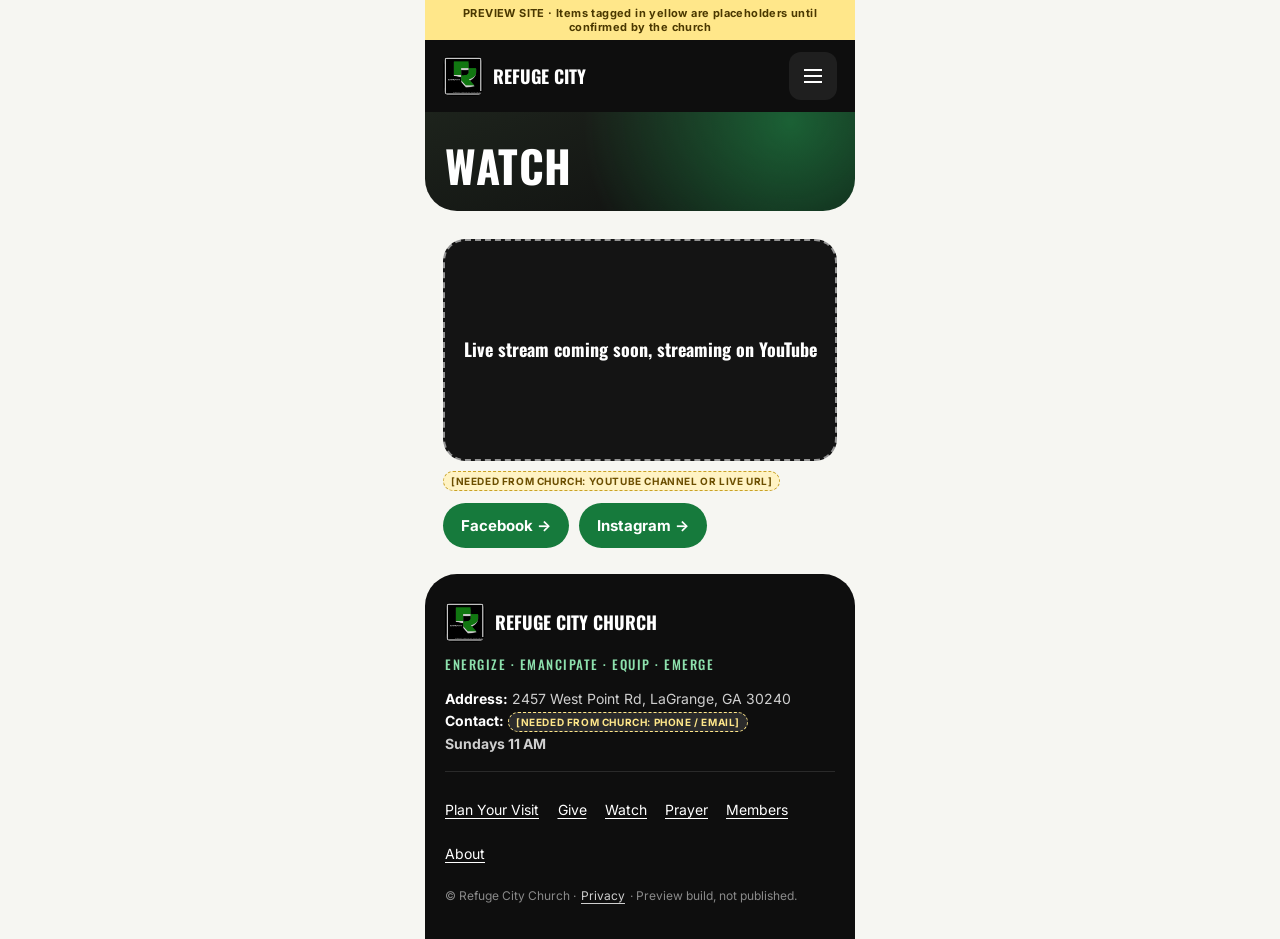
<file: watch/index.html>
<!DOCTYPE html>
<html lang="en"><head><meta charset="utf-8"><meta name="viewport" content="width=device-width,initial-scale=1">
<title>Watch | Refuge City Church</title>
<meta name="description" content="Refuge City Church in LaGrange, GA. Preview site.">
<meta name="robots" content="noindex, nofollow">
<link rel="icon" href="../assets/img/logo.png">
<link rel="preconnect" href="https://fonts.googleapis.com"><link href="https://fonts.googleapis.com/css2?family=Oswald:wght@500;700&family=Inter:wght@400;500;700&display=swap" rel="stylesheet">
<link rel="stylesheet" href="../assets/css/site.css">
</head><body>
<a class="skip" href="#main">Skip to content</a>
<div class="banner">PREVIEW SITE · Items tagged in yellow are placeholders until confirmed by the church</div>
<header>
  <a class="brand" href="../" aria-label="Refuge City Church, home"><img src="../assets/img/logo.png" alt="">Refuge City</a>
  <details class="nav"><summary class="menu" aria-label="Menu" aria-expanded="false" aria-controls="site-menu"><span></span></summary><button type="button" class="nav-backdrop" tabindex="-1" aria-hidden="true"></button><nav class="panel" id="site-menu"><a href="../">Home</a><a href="../visit/">Plan Your Visit</a><a href="../give/">Give</a><a href="../watch/" aria-current="page">Watch</a><a href="../prayer/">Prayer</a><a href="../next-steps/">Next Steps</a><a href="../members/">Members Hub</a><a href="../about/">About</a></nav></details>
</header>
<main id="main">
<div class="hero short"><h1>Watch</h1></div>
<section>
  <div class="yt-box"><span>Live stream coming soon, streaming on YouTube</span></div>
  <p class="note"><span class="tag">[NEEDED FROM CHURCH: YouTube channel or live URL]</span></p>
  <div class="social-pills"><a class="pill" href="https://www.facebook.com/p/Refuge-City-Church-61572074312910/">Facebook&nbsp;→</a><a class="pill" href="https://www.instagram.com/refugecity.cc/">Instagram&nbsp;→</a></div>
</section>
</main>
<footer>
  <div class="brand"><img src="../assets/img/logo.png" alt="">Refuge City Church</div>
  <div class="tagline">Energize · Emancipate · Equip · Emerge</div>
  <div><b style="color:#fff">Address:</b> 2457 West Point Rd, LaGrange, GA 30240<p class="review-note">confirm 2457 is also the physical meeting address</p></div>
  <div><b style="color:#fff">Contact:</b> <span class="tag dark">[NEEDED FROM CHURCH: phone / email]</span></div>
  <div><b>Sundays 11 AM</b></div>
  <hr>
  <div class="foot-links"><a href="../visit/">Plan Your Visit</a><a href="../give/">Give</a><a href="../watch/">Watch</a><a href="../prayer/">Prayer</a><a href="../members/">Members</a><a href="../about/">About</a></div>
  <div class="fine" style="margin-top:10px">© Refuge City Church · <a class="text-link" href="../privacy/" style="color:#cfcfcf;text-decoration:underline">Privacy</a> · Preview build, not published.</div>
</footer>
<script>
(function(){
  var nav = document.querySelector('details.nav');
  if (!nav) return;
  var btn = nav.querySelector('summary.menu');
  var panel = nav.querySelector('.panel');
  function el(t){ return t && t.nodeType === 1 ? t : (t && t.parentElement); }
  function sync(focusEl){
    btn.setAttribute('aria-expanded', nav.open ? 'true' : 'false');
    if (focusEl) focusEl.focus();
  }
  nav.addEventListener('toggle', function(){
    if (nav.open) sync(panel.querySelector('a'));
    else sync();
  });
  document.addEventListener('keydown', function(e){
    if ((e.key === 'Escape' || e.key === 'Esc') && nav.open){
      nav.open = false;
      sync(btn);
    }
  });
  document.addEventListener('click', function(e){
    if (!nav.open) return;
    var t = el(e.target);
    if (!t) return;
    if (t.closest('.panel a')){ nav.open = false; sync(); return; }
    if (t.closest('.nav-backdrop') || !nav.contains(t)){ nav.open = false; sync(btn); }
  });
})();
</script>
</body></html>
</file>
<file: assets/css/site.css>
:root{--green:#209D50;--green-d:#167a3c;--black:#0e0e0e;--ink:#1b1b1b;--off:#f6f6f2;--mute:#6b6b6b;--r:22px}
*{box-sizing:border-box;margin:0;padding:0}
body{font-family:Inter,system-ui,sans-serif;background:var(--off);color:var(--ink);max-width:430px;margin:0 auto;-webkit-font-smoothing:antialiased}
h1,h2,h3,.btn{font-family:Oswald,Impact,sans-serif;text-transform:uppercase;letter-spacing:.5px}
a{color:inherit;text-decoration:none}
.tag{display:inline-block;font:700 10px/1 Inter,sans-serif;letter-spacing:.6px;text-transform:uppercase;padding:4px 7px;border-radius:999px;background:#fff3c4;color:#6b4e00;border:1px dashed #c9a227;vertical-align:middle}
.tag.dark{background:rgba(255,255,255,.12);color:#ffe78a;border-color:#ffe78a}
header{position:sticky;top:0;z-index:20;display:flex;align-items:center;justify-content:space-between;padding:12px 18px;background:var(--black);color:#fff}
header .brand{min-height:44px}
.brand{display:flex;align-items:center;gap:10px;font:700 18px Oswald,sans-serif;text-transform:uppercase}
.brand img{width:40px;height:40px;border-radius:8px}
.menu{width:48px;height:48px;border-radius:12px;background:#1f1f1f;display:grid;place-items:center;position:relative;z-index:3}
.menu span,.menu span:before,.menu span:after{display:block;width:18px;height:2px;background:#fff;position:relative;content:"";transition:transform .15s ease,top .15s ease,background .15s ease}
.menu span:before,.menu span:after{position:absolute;left:0}
.menu span:before{top:-6px}.menu span:after{top:6px}
.nav[open] .menu span{background:transparent}
.nav[open] .menu span:before{top:0;transform:rotate(45deg)}
.nav[open] .menu span:after{top:0;transform:rotate(-45deg)}
.hero{position:relative;min-height:280px;padding:12px 20px 12px;color:#fff;display:flex;flex-direction:column;justify-content:flex-end;background:
 linear-gradient(180deg,rgba(14,14,14,.05) 0%,rgba(14,14,14,.55) 55%,rgba(14,14,14,.95) 100%),
 radial-gradient(circle at 30% 35%,#f2b880 0,#c97b4a 22%,transparent 46%),
 radial-gradient(circle at 72% 30%,#e9a46c 0,#a85e36 20%,transparent 42%),
 radial-gradient(circle at 50% 70%,#2a8a52 0,transparent 55%),
 linear-gradient(135deg,#3b2a1e,#1e3b2a);border-radius:0 0 32px 32px;overflow:hidden}
.ph-label{position:absolute;top:18px;left:50%;transform:translateX(-50%);background:rgba(0,0,0,.55);border:2px dashed rgba(255,255,255,.7);padding:8px 14px;border-radius:12px;font:700 12px Inter;letter-spacing:1px;text-align:center;white-space:nowrap}
.ph-label small{display:block;font-weight:500;letter-spacing:0;opacity:.85;margin-top:3px}
/* Home hero: keep the photo label in flow, in the top-left corner, so it cannot cover the eyebrow. */
.hero:not(.short) > .ph-label{position:static;left:auto;top:auto;transform:none;align-self:flex-start;margin:0 0 8px;padding:4px 8px;font-size:10px;letter-spacing:.4px;line-height:1.25;text-align:left;max-width:100%}
.hero:not(.short) > .ph-label small{font-size:10px;margin-top:1px}
.eyebrow{font:700 12px Inter;letter-spacing:2px;text-transform:uppercase;color:#8de0ad;margin-bottom:10px}
.hero h1{font-size:50px;line-height:.98;font-weight:700}
.hero h1.phrase{font-size:34px;line-height:1.12;text-transform:none;letter-spacing:0}
.hero .family{margin-top:12px;font:500 18px/1.35 Oswald,sans-serif;text-transform:none;letter-spacing:0;color:#fff}
.hero h1 em{font-style:normal;color:var(--green)}
.hero h1 .sub{display:block;font-size:30px;line-height:1.1;margin-top:10px;color:#fff;text-transform:none;font-weight:500}
.words{display:grid;grid-template-columns:1fr 1fr;gap:8px;margin:16px 18px 0}
.words span{border-radius:14px;padding:14px 8px;text-align:center;font:700 15px Oswald,sans-serif;letter-spacing:.4px;text-transform:uppercase;color:#fff;background:#111}
.words span:nth-child(1){background:var(--green-d)}
.words span:nth-child(3){background:#e3f4ea;color:#0e0e0e}
.words span:nth-child(4){background:#3e3e3e}
section.tight{padding-top:16px}
.hero p{margin-top:14px;font-size:15px;line-height:1.5;opacity:.9}
.ctas{display:grid;gap:10px;padding:16px 18px 6px;margin-top:-4px}
.ctas .btn{padding:16px 20px}
.btn{display:flex;align-items:center;justify-content:space-between;padding:20px 22px;border-radius:var(--r);font-size:24px;font-weight:700;box-shadow:0 6px 18px rgba(0,0,0,.08)}
.btn .ar{font-size:26px}
.btn.primary{background:var(--green-d);color:#fff}
.btn.dark{background:var(--black);color:#fff}
.btn.light{background:#fff;color:var(--ink);border:2px solid #1b1b1b}
.ctas .btn.light{background:#e3f4ea;color:#0e0e0e}
.btn .soon{font:700 10px Inter;letter-spacing:.8px;background:#ffe78a;color:#4a3800;padding:5px 8px;border-radius:999px;margin-left:8px;vertical-align:middle}
.info{margin:12px 18px 0;padding:14px 16px;border-radius:16px;background:#fff;border:1px solid #e7e7e7;font-size:14px;line-height:1.6}
section{padding:28px 18px 0}
.sec-h{display:flex;align-items:center;justify-content:space-between;gap:12px;margin-bottom:14px}
.sec-h h2{font-size:32px;line-height:1;white-space:nowrap}
.sec-h a{display:inline-flex;align-items:center;min-height:44px;padding:0 4px;font-size:14px;font-weight:700;color:var(--green-d)}
a.text-link{display:inline-flex;align-items:center;min-height:44px}
.card{background:#fff;border-radius:var(--r);padding:20px;border:1px solid #ececec;box-shadow:0 4px 14px rgba(0,0,0,.04)}
.values{display:grid;gap:10px}
.val{display:flex;gap:14px;align-items:flex-start}
.val .ic{flex:none;width:46px;height:46px;border-radius:14px;background:#e3f4ea;color:var(--green-d);display:grid;place-items:center;font:700 20px Oswald}
.val h3{font-size:20px;line-height:1.1;margin-bottom:4px}
.val p,.card p{font-size:14.5px;line-height:1.5;color:#444}
.steps{display:flex;gap:12px;overflow-x:auto;padding-bottom:6px;scroll-snap-type:x mandatory;margin-right:-18px;padding-right:18px}
.step{position:relative;flex:0 0 80%;scroll-snap-align:start;border-radius:var(--r);padding:22px;min-height:180px;display:flex;flex-direction:column;justify-content:space-between;color:#fff}
.step:nth-child(1){background:var(--green-d)}.step:nth-child(2){background:var(--black)}.step:nth-child(3){background:#3e3e3e}
.step .n{font:700 46px/1 Oswald;opacity:.55}
.step .ar{position:absolute;top:16px;right:16px;font-size:26px;line-height:1}
.step h3{font-size:26px;margin-top:8px}
.step p{font-size:14px;opacity:1;margin-top:6px;color:#fff}
.kids{border-radius:28px;overflow:hidden;background:var(--black);color:#fff}
.kids .ph{height:170px;position:relative;background:radial-gradient(circle at 25% 40%,#ffd36b 0,transparent 30%),radial-gradient(circle at 75% 60%,#5fd38d 0,transparent 35%),radial-gradient(circle at 55% 25%,#6bb8ff 0,transparent 28%),#20302a;display:grid;place-items:center}
.kids .ph span{background:rgba(0,0,0,.55);border:2px dashed rgba(255,255,255,.7);padding:7px 12px;border-radius:10px;font:700 11px Inter;letter-spacing:1px}
.kids .body{padding:20px}
.kids h2{font-size:34px;line-height:1}.kids h2 em{font-style:normal;color:var(--green)}
.kids p{font-size:14.5px;line-height:1.5;opacity:.88;margin:10px 0 16px;color:#fff}
.pill{display:inline-flex;align-items:center;gap:8px;background:var(--green-d);color:#fff;padding:13px 18px;border-radius:999px;font:700 15px Inter}
.hub{display:grid;grid-template-columns:1fr 1fr;gap:12px}
.tile{position:relative;background:#fff;border:2px solid #1b1b1b;border-radius:20px;padding:16px;min-height:118px;display:flex;flex-direction:column;justify-content:flex-start}
.tile .ar{position:absolute;top:14px;right:14px;font-size:20px;line-height:1;color:#1b1b1b}
.tile .ti{width:40px;height:40px;border-radius:12px;background:var(--black);display:grid;place-items:center}
.tile .ti svg{width:22px;height:22px;stroke:#5fd38d;fill:none;stroke-width:2;stroke-linecap:round;stroke-linejoin:round}
.tile b{font:700 17px Oswald;text-transform:uppercase;line-height:1.1;display:block;margin-top:12px}
.tile small{display:block;font-size:13px;line-height:1.35;color:var(--mute);margin-top:4px}
.social{display:flex;justify-content:center;gap:16px;padding:34px 18px 8px}
.social a{width:56px;height:56px;border-radius:18px;background:var(--black);display:grid;place-items:center;position:relative}
.social svg{width:26px;height:26px;fill:#fff}
.social a.ph::after{content:"PH";position:absolute;top:-6px;right:-6px;font:700 9px Inter;background:#ffe78a;color:#4a3800;padding:3px 5px;border-radius:999px}
.soc-note{text-align:center;font-size:12px;color:var(--mute);padding:0 24px}
footer{margin-top:26px;background:var(--black);color:#cfcfcf;padding:28px 20px 34px;border-radius:32px 32px 0 0;font-size:14px;line-height:1.6}
footer .brand{color:#fff;margin-bottom:12px}
footer .tagline{font:500 13px Oswald;letter-spacing:1.5px;text-transform:uppercase;color:#8de0ad;margin-bottom:14px}
footer hr{border:0;border-top:1px solid #2a2a2a;margin:16px 0}
footer .fine{font-size:12px;color:#8a8a8a}
.banner{background:#ffe78a;color:#4a3800;font:700 11px Inter;text-align:center;padding:6px 10px;letter-spacing:.4px}
.quote{margin:22px 18px 0;font:500 21px/1.3 Oswald,sans-serif;color:var(--ink)}
.social-pills{display:flex;flex-wrap:wrap;gap:10px;margin-top:12px}
.src{display:inline-block;align-self:flex-start;margin-top:8px;font:700 10px Inter;letter-spacing:.6px;text-transform:uppercase;color:#6b6b6b;background:#ececec;padding:4px 8px;border-radius:999px}
.src.dark{color:#8de0ad;background:rgba(32,157,80,.18)}
/* Hidden now. At launch, hide .banner the same way: one class, display:none. */
.review-note{display:none}
.note{font-size:13px;color:var(--mute);margin-top:10px}
.note a.text-link{font-size:15px}

/* site additions */
.hero.short{min-height:230px}
.hero.short h1{font-size:44px}
.nav{position:relative}
.nav summary{list-style:none;cursor:pointer}
.nav summary::-webkit-details-marker{display:none}
.nav-backdrop{display:none}
.nav[open] .nav-backdrop{display:block;position:fixed;inset:0;border:0;padding:0;background:rgba(0,0,0,.4);z-index:1;cursor:pointer}
.nav .panel{position:absolute;right:0;top:calc(100% + 8px);width:250px;background:#151515;border:1px solid #2a2a2a;border-radius:18px;padding:8px;box-shadow:0 14px 40px rgba(0,0,0,.45);z-index:3}
.nav .panel a{display:flex;align-items:center;min-height:44px;padding:12px 14px;border-radius:12px;font:700 17px Oswald,sans-serif;text-transform:uppercase;letter-spacing:.5px;color:#fff}
.nav .panel a:hover,.nav .panel a[aria-current]{background:var(--green-d)}
.prose{font-size:15.5px;line-height:1.6;color:#333}
.prose p+p{margin-top:12px}
.card+.card{margin-top:12px}
.card h3{font-size:22px;margin-bottom:6px}
.list{display:grid;gap:12px}
.list .btn.light{padding:16px 20px;font-size:20px;box-shadow:none}
.btn.wide{justify-content:center;gap:10px}
.form label,.count-label,.form legend{display:block;font:700 14px Inter;margin:14px 0 6px}
.form fieldset{border:0;margin:0;padding:0}
.form input,.form select,.form textarea{width:100%;font:16px Inter;padding:14px;border-radius:14px;border:2px solid #e4e4e4;background:#fff;color:var(--ink)}
.form input::placeholder,.form textarea::placeholder{color:#888}
.form .btn{margin-top:18px;width:100%;cursor:pointer;opacity:1}
.choices{display:flex;flex-wrap:wrap;gap:8px}
.choices button,.counter button{min-height:48px;border:2px solid #1b1b1b;background:#fff;border-radius:14px;font:700 16px Inter;color:var(--ink);padding:10px 12px}
.choices button{flex:1 1 30%}
.choices button[aria-pressed="true"]{background:var(--green-d);color:#fff;border-color:var(--green-d)}
.counter{display:flex;align-items:center;gap:10px}
.counter button{width:48px;padding:0}
.counter .n{min-width:28px;text-align:center;font:700 22px Oswald,sans-serif}
.welcome h2{text-transform:none;letter-spacing:0;font-size:28px;line-height:1.2}
.welcome p{margin-top:10px;font-size:16px;line-height:1.45}
.yt-box{aspect-ratio:16/9;border-radius:22px;background:#141414;color:#fff;display:grid;place-items:center;text-align:center;padding:18px;border:2px dashed rgba(255,255,255,.55);font:700 18px/1.3 Oswald,sans-serif}
.soon-card{text-align:center;padding:34px 20px}
.soon-card .big{font:700 40px/1 Oswald,sans-serif;text-transform:uppercase;margin:10px 0}
.crumb{font:700 12px Inter;letter-spacing:2px;text-transform:uppercase;color:#8de0ad;margin-bottom:10px}
.foot-links{display:flex;flex-wrap:wrap;gap:0 4px;margin-top:6px;margin-left:-7px}
.foot-links a{display:inline-flex;align-items:center;justify-content:center;min-height:44px;min-width:44px;padding:0 7px;color:#fff;text-decoration:underline;text-underline-offset:3px}
.foot-social{display:flex;gap:12px;margin:14px 0 4px}
.foot-social a{width:44px;height:44px;border-radius:14px;background:#1f1f1f;display:grid;place-items:center}
.foot-social svg{width:22px;height:22px;fill:#fff}
.skip{position:absolute;left:-999px}.skip:focus{left:10px;top:10px;z-index:99;background:#fff;color:#000;padding:8px}
:focus-visible{outline:3px solid #1b1b1b;outline-offset:3px}
header :focus-visible,
footer :focus-visible,
.nav .panel a:focus-visible,
.step:focus-visible,
.kids :focus-visible,
.hero :focus-visible{outline-color:#fff}
footer .fine a.text-link{display:inline;min-height:0;padding:0 2px;font-size:12px;color:#cfcfcf;text-decoration:underline;text-underline-offset:3px}
.hero.short:not([style]){min-height:0;padding-top:32px;padding-bottom:24px;background:radial-gradient(circle at 85% 10%,rgba(32,157,80,.55) 0,transparent 55%),linear-gradient(160deg,#1d231c,#0e0e0e)}
</file>
